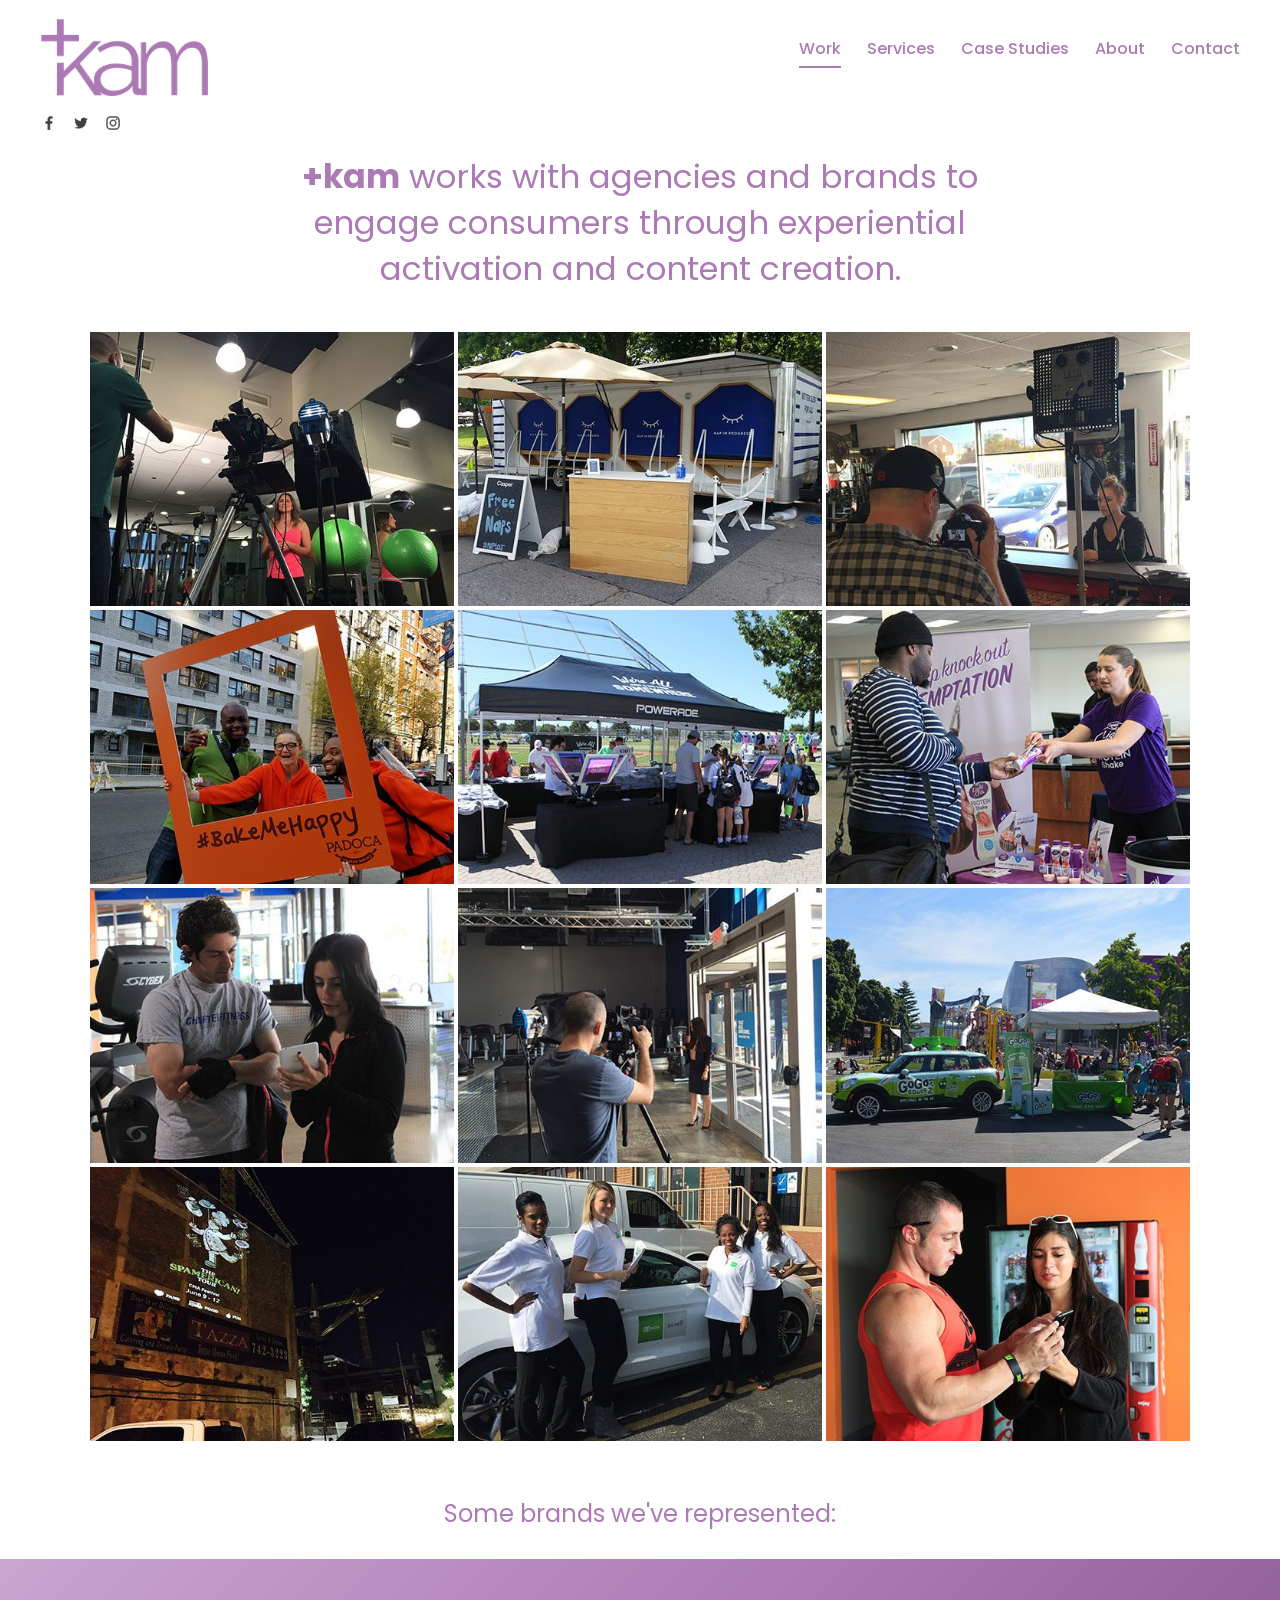
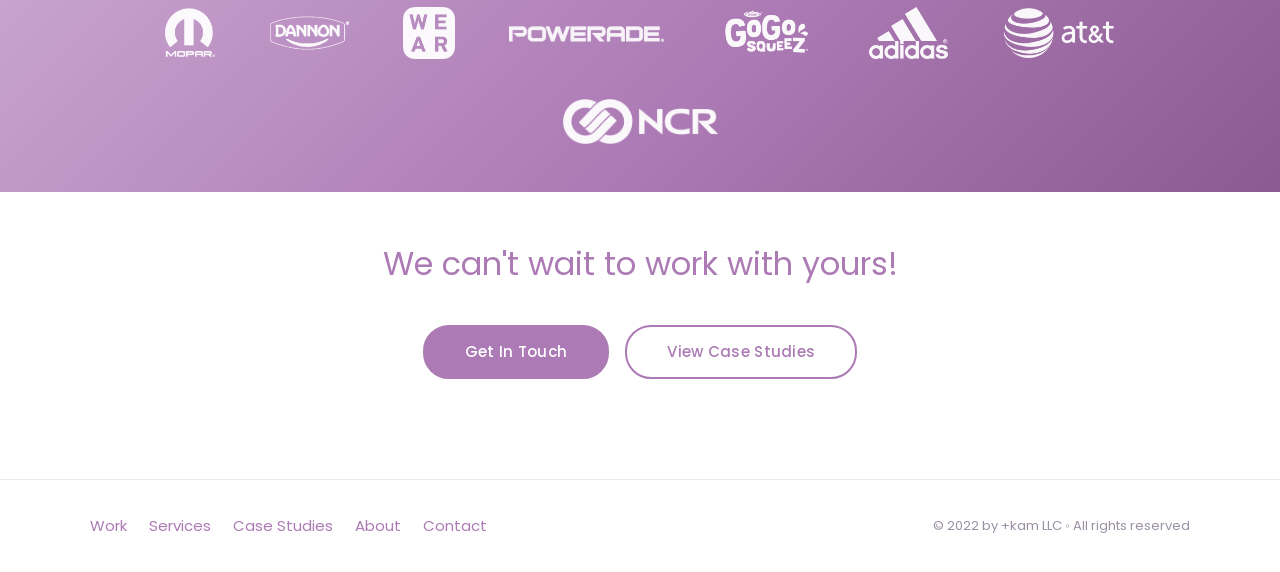
<file: index.html>
<!DOCTYPE html>
<html lang="en">
<head>
  <meta charset="UTF-8">
  <meta name="viewport" content="width=device-width, initial-scale=1">
  <title>+kam</title>
  <meta name="description" content="+kam works with agencies and brands to engage consumers through experiential activation, insights from feedback, and content creation.">
  <link rel="canonical" href="https://www.pluskam.com/">
  <meta property="og:title" content="+kam">
  <meta property="og:description" content="+kam works with agencies and brands to engage consumers through experiential activation, insights from feedback, and content creation.">
  <meta property="og:type" content="website">
  <meta property="og:url" content="https://www.pluskam.com">
  <link rel="preconnect" href="https://fonts.googleapis.com">
  <link rel="preconnect" href="https://fonts.gstatic.com" crossorigin>
  <link href="https://fonts.googleapis.com/css2?family=Poppins:wght@300;400;500;600;700&display=swap" rel="stylesheet">
  <link rel="stylesheet" href="css/style.css?v=3">
  <link rel="icon" href="favicon.ico" sizes="any">
  <link rel="icon" type="image/png" sizes="32x32" href="favicon-32.png">
  <link rel="apple-touch-icon" href="apple-touch-icon.png">
  <style>
    .mosaic{display:grid;grid-template-columns:repeat(3,1fr);gap:4px}
    .tile{position:relative;overflow:hidden;aspect-ratio:475/358;background:#eee}
    .tile img{position:absolute;inset:0;width:100%;height:100%;object-fit:cover;display:block}
    .tile .over{opacity:0;transition:opacity .35s ease}
    .tile:hover .over{opacity:1}
    @media(max-width:860px){.mosaic{grid-template-columns:repeat(2,1fr)}}
    .eyebrow{text-align:center;color:#ac7ab4;font-size:1.5rem;font-weight:400;margin:54px 0 0}
    .brands-band{margin-top:26px;padding:48px 40px;background:linear-gradient(135deg,#c9a5d0,#ac7ab4 55%,#8a5a91)}
    .brands{max-width:980px;margin:0 auto;display:flex;flex-wrap:wrap;align-items:center;justify-content:center;gap:40px 54px}
    .brands img{max-height:52px;max-width:155px;height:auto;width:auto;object-fit:contain;filter:brightness(0) invert(1);opacity:.95}
  </style>
</head>
<body>

  <header class="site-header">
    <div class="wrap">
      <a class="logo" href="index.html"><img src="images/logo.png" alt="+kam"></a>
      <button class="nav-toggle" aria-label="Toggle menu" onclick="document.getElementById('nav').classList.toggle('open')"><span></span><span></span><span></span></button>
      <nav class="nav" id="nav">
        <a href="index.html" class="active">Work</a>
        <a href="services.html">Services</a>
        <a href="casestudies.html">Case Studies</a>
        <a href="about.html">About</a>
        <a href="contact.html">Contact</a>
      </nav>
      <div class="socials">
        <a href="https://www.facebook.com/pluskam" target="_blank" rel="noopener"><img src="images/social-facebook.png" alt="Facebook"></a>
        <a href="https://www.twitter.com/pluskam" target="_blank" rel="noopener"><img src="images/social-twitter.png" alt="Twitter"></a>
        <a href="https://instagram.com/pluskam" target="_blank" rel="noopener"><img src="images/social-instagram.png" alt="Instagram"></a>
      </div>
    </div>
  </header>

  <section class="tagline">
    <h1><b>+kam</b> works with agencies and brands to engage consumers through experiential activation and content creation.</h1>
  </section>

  <section>
    <div class="wrap">
      <div class="mosaic">
        <div class="tile"><img loading="lazy" class="base" src="images/work-1a.jpg" alt="Content production"><img loading="lazy" class="over" src="images/work-1a-over.jpg" alt="Insights"></div>
        <div class="tile"><img loading="lazy" class="base" src="images/work-1b.jpg" alt="Sleep activation"><img loading="lazy" class="over" src="images/work-1b-over.jpg" alt="Activation"></div>
        <div class="tile"><img loading="lazy" class="base" src="images/work-1c.jpg" alt="Video shoot"><img loading="lazy" class="over" src="images/work-1c-over.jpg" alt="Content"></div>
        <div class="tile"><img loading="lazy" class="base" src="images/work-2a.jpg" alt="Street team activation"><img loading="lazy" class="over" src="images/work-2a-over.jpg" alt="Activation"></div>
        <div class="tile"><img loading="lazy" class="base" src="images/work-2b.jpg" alt="Powerade activation"><img loading="lazy" class="over" src="images/work-2b-over.jpg" alt="Activation"></div>
        <div class="tile"><img loading="lazy" class="base" src="images/work-2c.jpg" alt="Product sampling"><img loading="lazy" class="over" src="images/work-2c-over.jpg" alt="Activation"></div>
        <div class="tile"><img loading="lazy" class="base" src="images/work-3a.jpg" alt="Feedback and insights"><img loading="lazy" class="over" src="images/work-3a-over.jpg" alt="Insights"></div>
        <div class="tile"><img loading="lazy" class="base" src="images/work-3b.jpg" alt="Video production"><img loading="lazy" class="over" src="images/work-3b-over.jpg" alt="Content"></div>
        <div class="tile"><img loading="lazy" class="base" src="images/work-3c.jpg" alt="GoGo Squeez tour"><img loading="lazy" class="over" src="images/work-3c-over.jpg" alt="Activation"></div>
        <div class="tile"><img loading="lazy" class="base" src="images/work-4a.jpg" alt="Out-of-home network"><img loading="lazy" class="over" src="images/work-4a-over.jpg" alt="Activation"></div>
        <div class="tile"><img loading="lazy" class="base" src="images/work-4b.jpg" alt="Brand ambassadors"><img loading="lazy" class="over" src="images/work-4b-over.jpg" alt="Activation"></div>
        <div class="tile"><img loading="lazy" class="base" src="images/work-4c.jpg" alt="In-person surveys"><img loading="lazy" class="over" src="images/work-4c-over.jpg" alt="Insights"></div>
      </div>
    </div>
  </section>

  <p class="eyebrow">Some brands we've represented:</p>
  <section class="brands-band">
    <div class="brands">
      <img loading="lazy" src="images/logo-mopar.png" alt="Mopar">
      <img loading="lazy" src="images/logo-dannon.png" alt="Dannon">
      <img loading="lazy" src="images/logo-wear.png" alt="WE AR">
      <img loading="lazy" src="images/logo-powerade.png" alt="Powerade">
      <img loading="lazy" src="images/logo-gogo.png" alt="GoGo Squeez">
      <img loading="lazy" src="images/logo-adidas.png" alt="adidas">
      <img loading="lazy" src="images/logo-att.png" alt="AT&amp;T">
      <img loading="lazy" src="images/logo-ncr.png" alt="NCR">
    </div>
  </section>

  <section class="cta-block">
    <div class="wrap">
      <h2><a href="contact.html">We can't wait to work with yours!</a></h2>
      <div class="cta-row">
        <a class="btn" href="contact.html">Get In Touch</a>
        <a class="btn ghost" href="casestudies.html">View Case Studies</a>
      </div>
    </div>
  </section>

  <footer class="site-footer">
    <div class="wrap">
      <nav class="footer-nav">
        <a href="index.html">Work</a>
        <a href="services.html">Services</a>
        <a href="casestudies.html">Case Studies</a>
        <a href="about.html">About</a>
        <a href="contact.html">Contact</a>
      </nav>
      <div class="copyright">&copy; 2022 by +kam LLC &#9702; All rights reserved</div>
    </div>
  </footer>

</body>
</html>
</file>
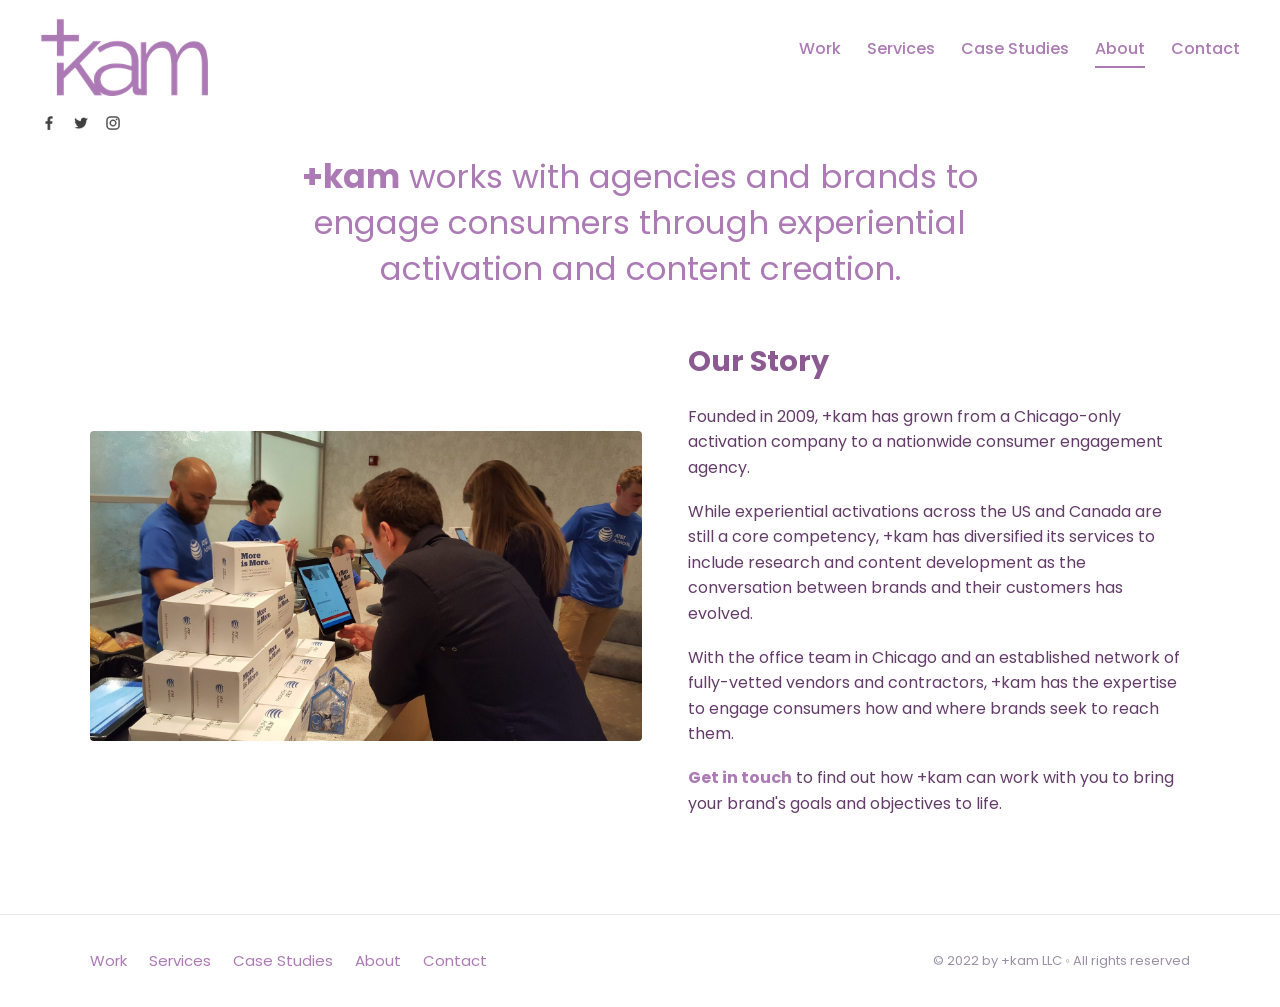
<file: about.html>
<!DOCTYPE html>
<html lang="en">
<head>
  <meta charset="UTF-8">
  <meta name="viewport" content="width=device-width, initial-scale=1">
  <title>About | +kam</title>
  <meta name="description" content="Founded in 2009, +kam has grown from a Chicago-only activation company to a nationwide consumer engagement agency.">
  <link rel="canonical" href="https://www.pluskam.com/about">
  <link rel="preconnect" href="https://fonts.googleapis.com">
  <link rel="preconnect" href="https://fonts.gstatic.com" crossorigin>
  <link href="https://fonts.googleapis.com/css2?family=Poppins:wght@300;400;500;600;700&display=swap" rel="stylesheet">
  <link rel="stylesheet" href="css/style.css?v=3">
  <link rel="icon" href="favicon.ico" sizes="any">
  <link rel="icon" type="image/png" sizes="32x32" href="favicon-32.png">
  <link rel="apple-touch-icon" href="apple-touch-icon.png">
</head>
<body>

  <header class="site-header">
    <div class="wrap">
      <a class="logo" href="index.html"><img src="images/logo.png" alt="+kam"></a>
      <button class="nav-toggle" aria-label="Toggle menu" onclick="document.getElementById('nav').classList.toggle('open')"><span></span><span></span><span></span></button>
      <nav class="nav" id="nav">
        <a href="index.html">Work</a>
        <a href="services.html">Services</a>
        <a href="casestudies.html">Case Studies</a>
        <a href="about.html" class="active">About</a>
        <a href="contact.html">Contact</a>
      </nav>
      <div class="socials">
        <a href="https://www.facebook.com/pluskam" target="_blank" rel="noopener"><img src="images/social-facebook.png" alt="Facebook"></a>
        <a href="https://www.twitter.com/pluskam" target="_blank" rel="noopener"><img src="images/social-twitter.png" alt="Twitter"></a>
        <a href="https://instagram.com/pluskam" target="_blank" rel="noopener"><img src="images/social-instagram.png" alt="Instagram"></a>
      </div>
    </div>
  </header>

  <section class="tagline small">
    <h1><b>+kam</b> works with agencies and brands to engage consumers through experiential activation and content creation.</h1>
  </section>

  <section>
    <div class="wrap">
      <div class="about-grid">
        <img loading="lazy" src="images/about.jpg" alt="+kam activation">
        <div class="about-copy">
          <h2>Our Story</h2>
          <p>Founded in 2009, +kam has grown from a Chicago-only activation company to a nationwide consumer engagement agency.</p>
          <p>While experiential activations across the US and Canada are still a core competency, +kam has diversified its services to include research and content development as the conversation between brands and their customers has evolved.</p>
          <p>With the office team in Chicago and an established network of fully-vetted vendors and contractors, +kam has the expertise to engage consumers how and where brands seek to reach them.</p>
          <p><a href="contact.html"><strong>Get in touch</strong></a> to find out how +kam can work with you to bring your brand's goals and objectives to life.</p>
        </div>
      </div>
    </div>
  </section>

  <footer class="site-footer">
    <div class="wrap">
      <nav class="footer-nav">
        <a href="index.html">Work</a>
        <a href="services.html">Services</a>
        <a href="casestudies.html">Case Studies</a>
        <a href="about.html">About</a>
        <a href="contact.html">Contact</a>
      </nav>
      <div class="copyright">&copy; 2022 by +kam LLC &#9702; All rights reserved</div>
    </div>
  </footer>

</body>
</html>
</file>
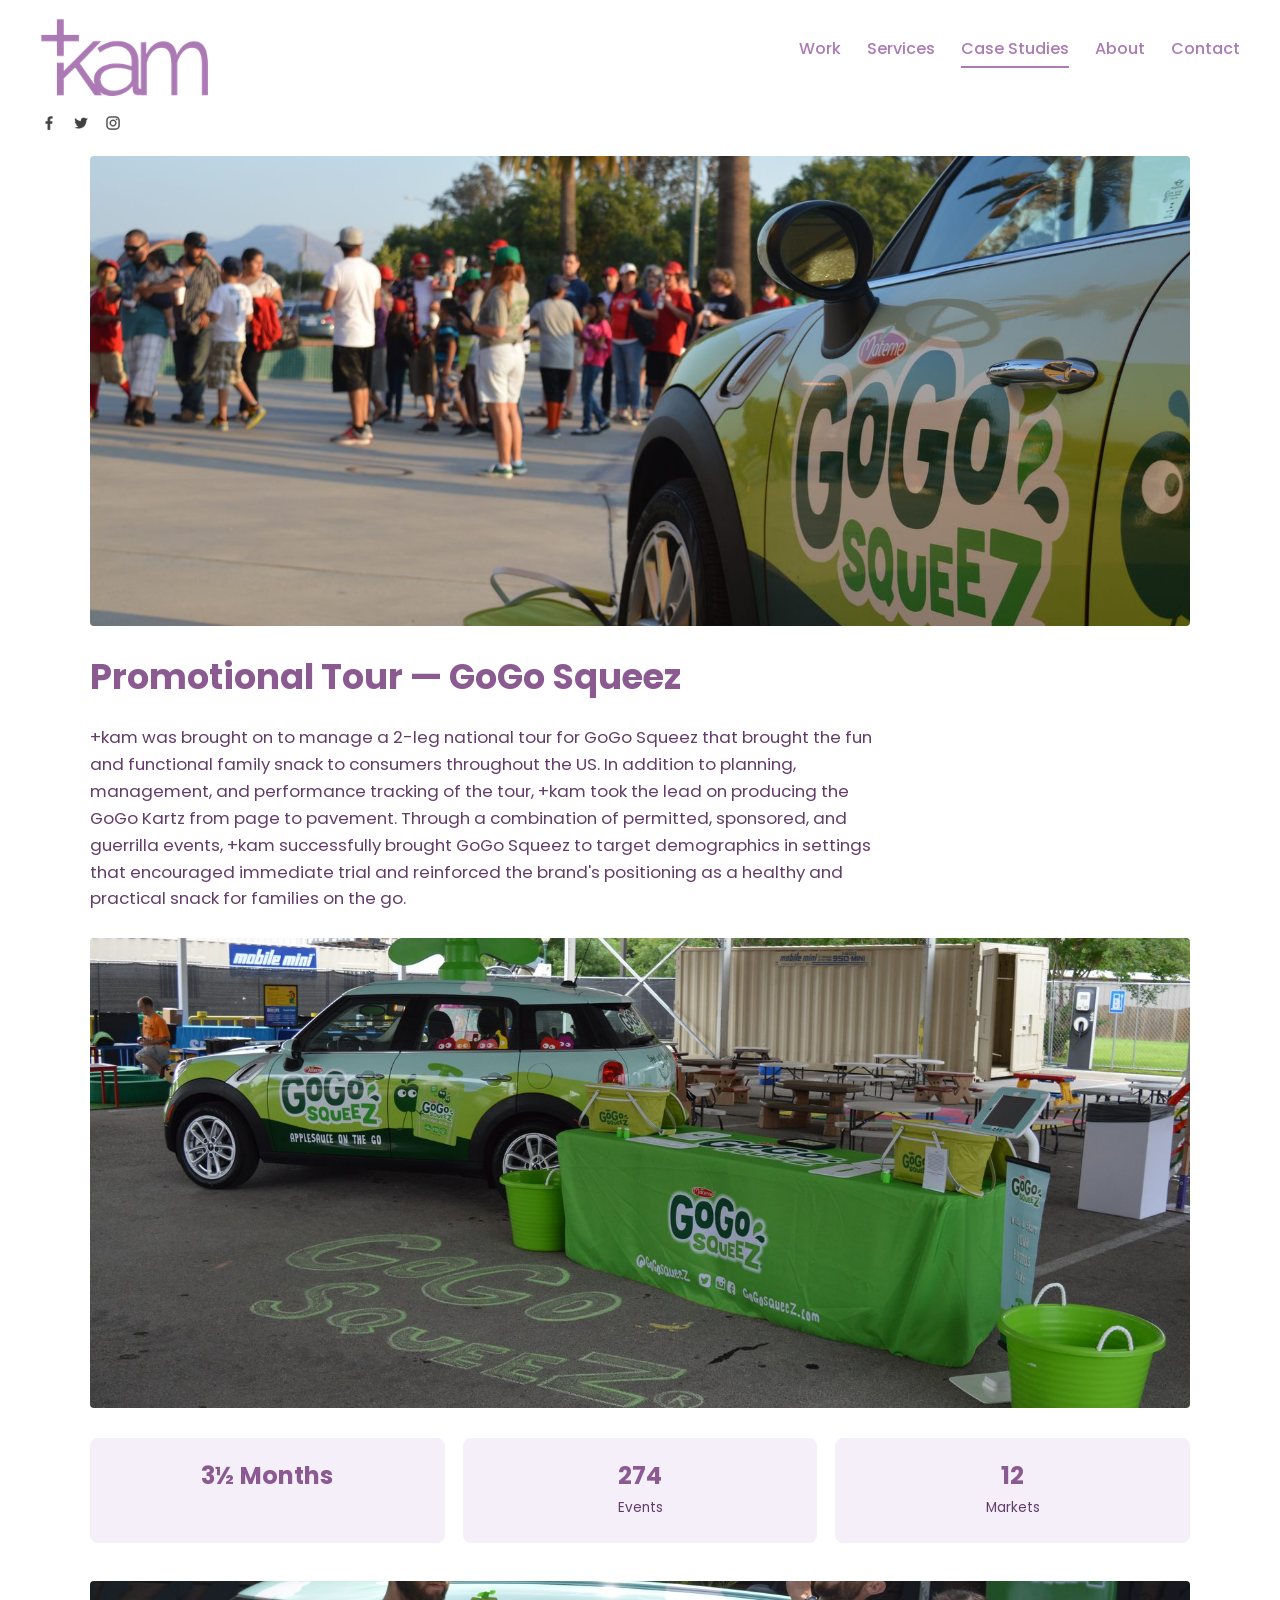
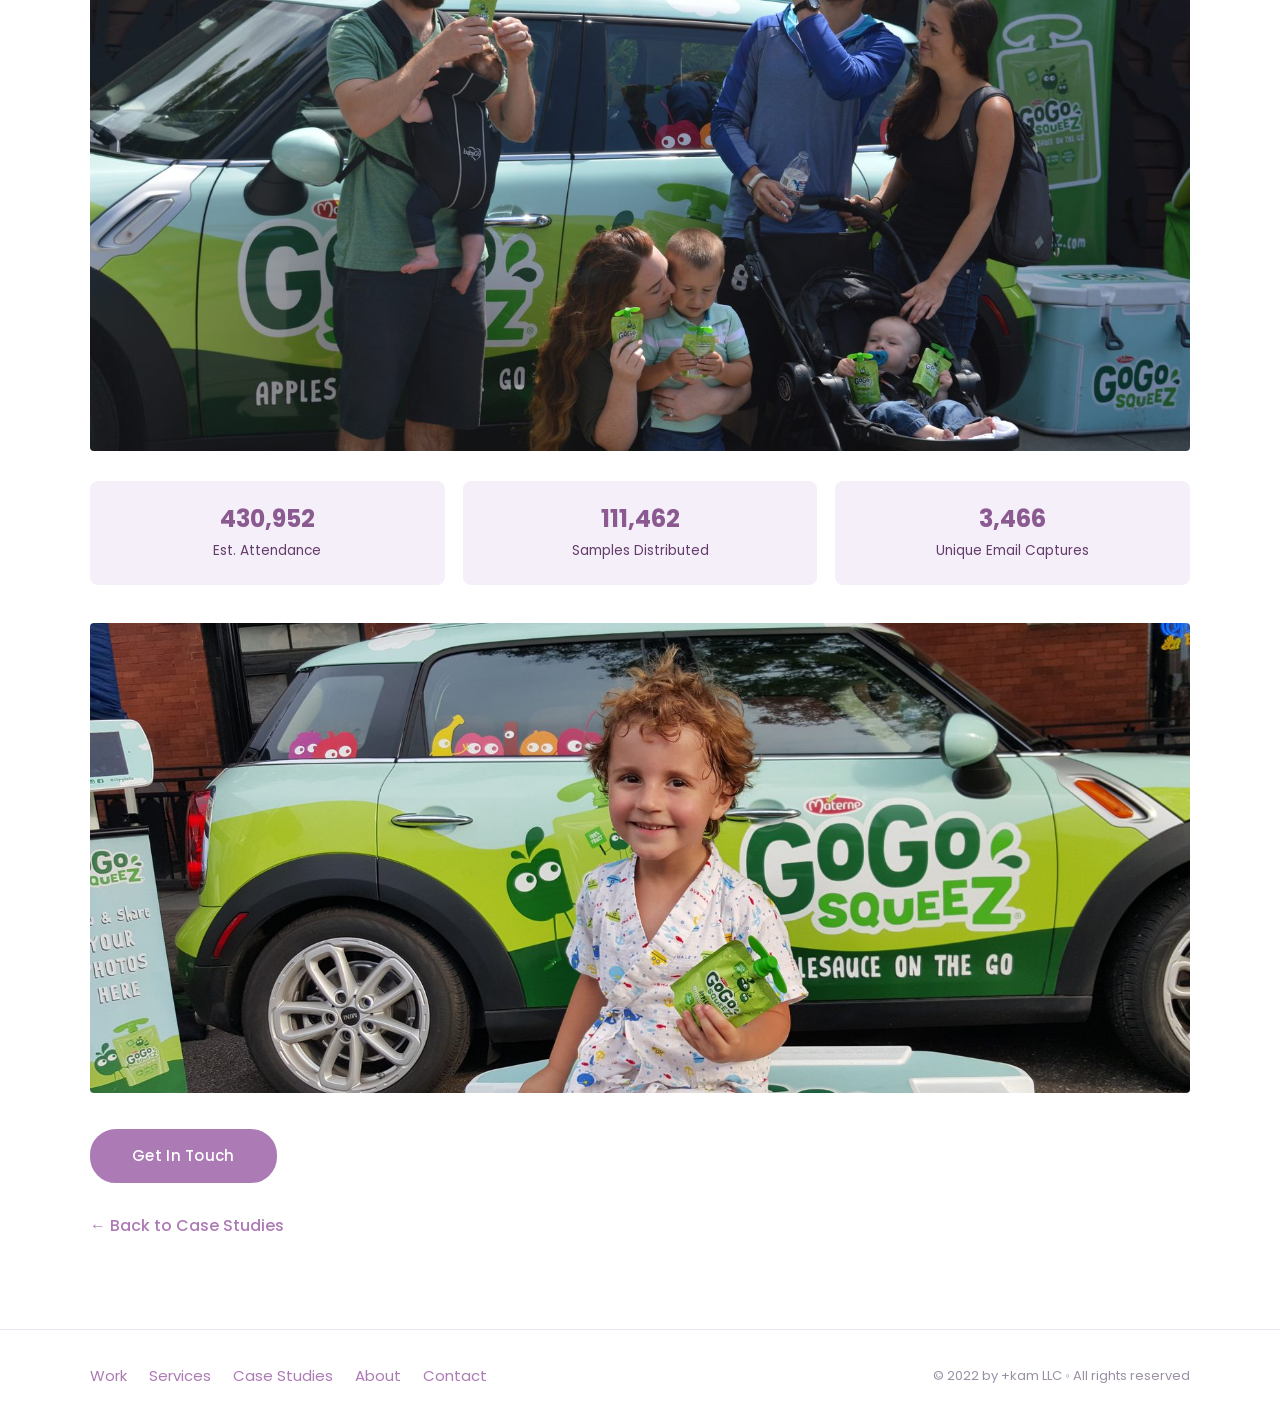
<file: casestudies-gogosqueez.html>
<!DOCTYPE html>
<html lang="en">
<head>
  <meta charset="UTF-8">
  <meta name="viewport" content="width=device-width, initial-scale=1">
  <title>Case Study &mdash; GoGo Squeez | +kam</title>
  <meta name="description" content="+kam managed a 2-leg national promotional tour for GoGo Squeez across 12 markets.">
  <link rel="canonical" href="https://www.pluskam.com/casestudies-gogosqueez">
  <link rel="preconnect" href="https://fonts.googleapis.com">
  <link rel="preconnect" href="https://fonts.gstatic.com" crossorigin>
  <link href="https://fonts.googleapis.com/css2?family=Poppins:wght@300;400;500;600;700&display=swap" rel="stylesheet">
  <link rel="stylesheet" href="css/style.css?v=3">
  <link rel="icon" href="favicon.ico" sizes="any">
  <link rel="icon" type="image/png" sizes="32x32" href="favicon-32.png">
  <link rel="apple-touch-icon" href="apple-touch-icon.png">
</head>
<body>

  <header class="site-header">
    <div class="wrap">
      <a class="logo" href="index.html"><img src="images/logo.png" alt="+kam"></a>
      <button class="nav-toggle" aria-label="Toggle menu" onclick="document.getElementById('nav').classList.toggle('open')"><span></span><span></span><span></span></button>
      <nav class="nav" id="nav">
        <a href="index.html">Work</a>
        <a href="services.html">Services</a>
        <a href="casestudies.html" class="active">Case Studies</a>
        <a href="about.html">About</a>
        <a href="contact.html">Contact</a>
      </nav>
      <div class="socials">
        <a href="https://www.facebook.com/pluskam" target="_blank" rel="noopener"><img src="images/social-facebook.png" alt="Facebook"></a>
        <a href="https://www.twitter.com/pluskam" target="_blank" rel="noopener"><img src="images/social-twitter.png" alt="Twitter"></a>
        <a href="https://instagram.com/pluskam" target="_blank" rel="noopener"><img src="images/social-instagram.png" alt="Instagram"></a>
      </div>
    </div>
  </header>

  <section class="case">
    <div class="wrap">
      <figure class="case-figure">
        <img loading="lazy" src="images/gogosqueez-1.jpg" alt="GoGo Squeez promotional tour">
      </figure>

      <h2>Promotional Tour &mdash; GoGo Squeez</h2>

      <p>+kam was brought on to manage a 2-leg national tour for GoGo Squeez that brought the fun and functional family snack to consumers throughout the US. In addition to planning, management, and performance tracking of the tour, +kam took the lead on producing the GoGo Kartz from page to pavement. Through a combination of permitted, sponsored, and guerrilla events, +kam successfully brought GoGo Squeez to target demographics in settings that encouraged immediate trial and reinforced the brand's positioning as a healthy and practical snack for families on the go.</p>

      <figure class="case-figure">
        <img loading="lazy" src="images/gogosqueez-2.jpg" alt="GoGo Kartz on tour">
      </figure>

      <div class="stats">
        <div class="stat"><div class="num">3&frac12; Months</div></div>
        <div class="stat"><div class="num">274</div><div class="lbl">Events</div></div>
        <div class="stat"><div class="num">12</div><div class="lbl">Markets</div></div>
      </div>

      <figure class="case-figure">
        <img loading="lazy" src="images/gogosqueez-3.jpg" alt="GoGo Squeez sampling event">
      </figure>

      <div class="stats">
        <div class="stat"><div class="num">430,952</div><div class="lbl">Est. Attendance</div></div>
        <div class="stat"><div class="num">111,462</div><div class="lbl">Samples Distributed</div></div>
        <div class="stat"><div class="num">3,466</div><div class="lbl">Unique Email Captures</div></div>
      </div>

      <figure class="case-figure">
        <img loading="lazy" src="images/gogosqueez-4.jpg" alt="GoGo Squeez activation">
      </figure>

      <div class="cta-row" style="justify-content:flex-start;padding-bottom:10px;">
        <a class="btn" href="contact.html">Get In Touch</a>
      </div>
      <a class="back-link" href="casestudies.html">Back to Case Studies</a>
    </div>
  </section>

  <footer class="site-footer">
    <div class="wrap">
      <nav class="footer-nav">
        <a href="index.html">Work</a>
        <a href="services.html">Services</a>
        <a href="casestudies.html">Case Studies</a>
        <a href="about.html">About</a>
        <a href="contact.html">Contact</a>
      </nav>
      <div class="copyright">&copy; 2022 by +kam LLC &#9702; All rights reserved</div>
    </div>
  </footer>

</body>
</html>
</file>
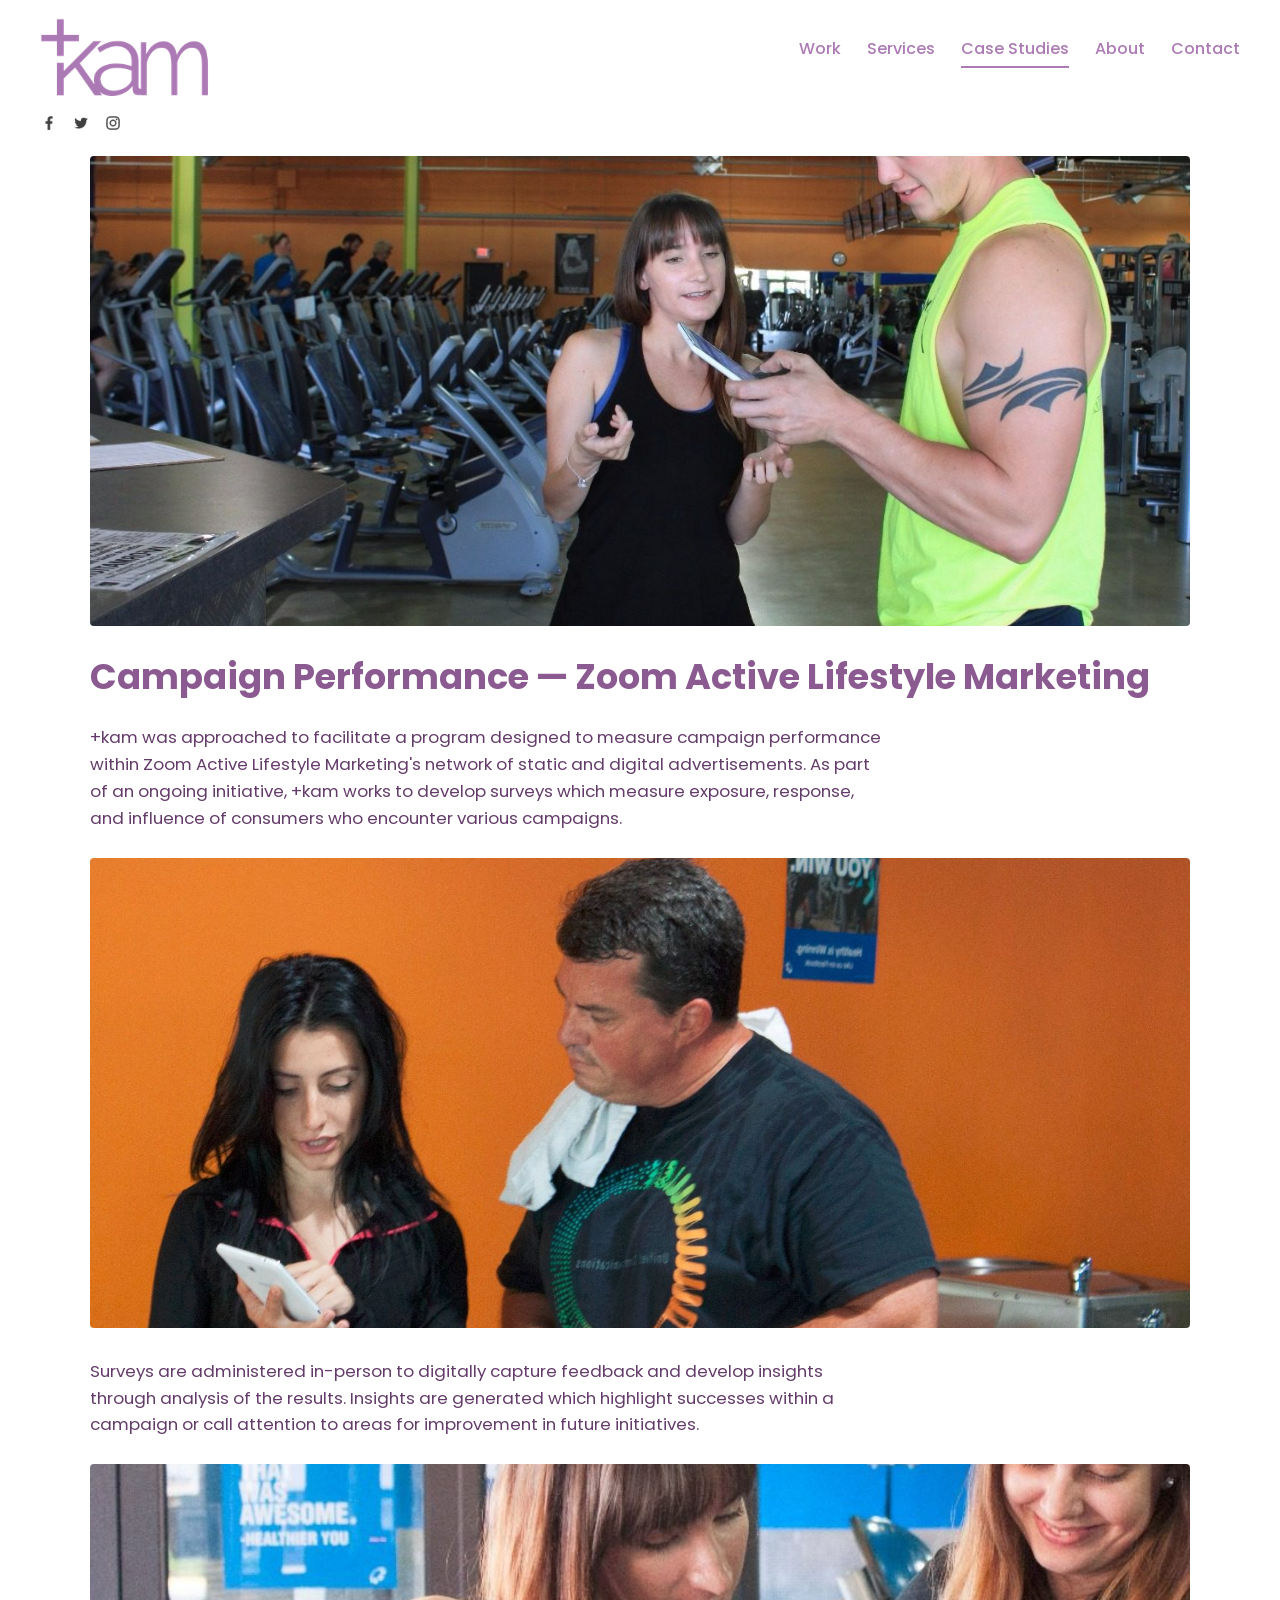
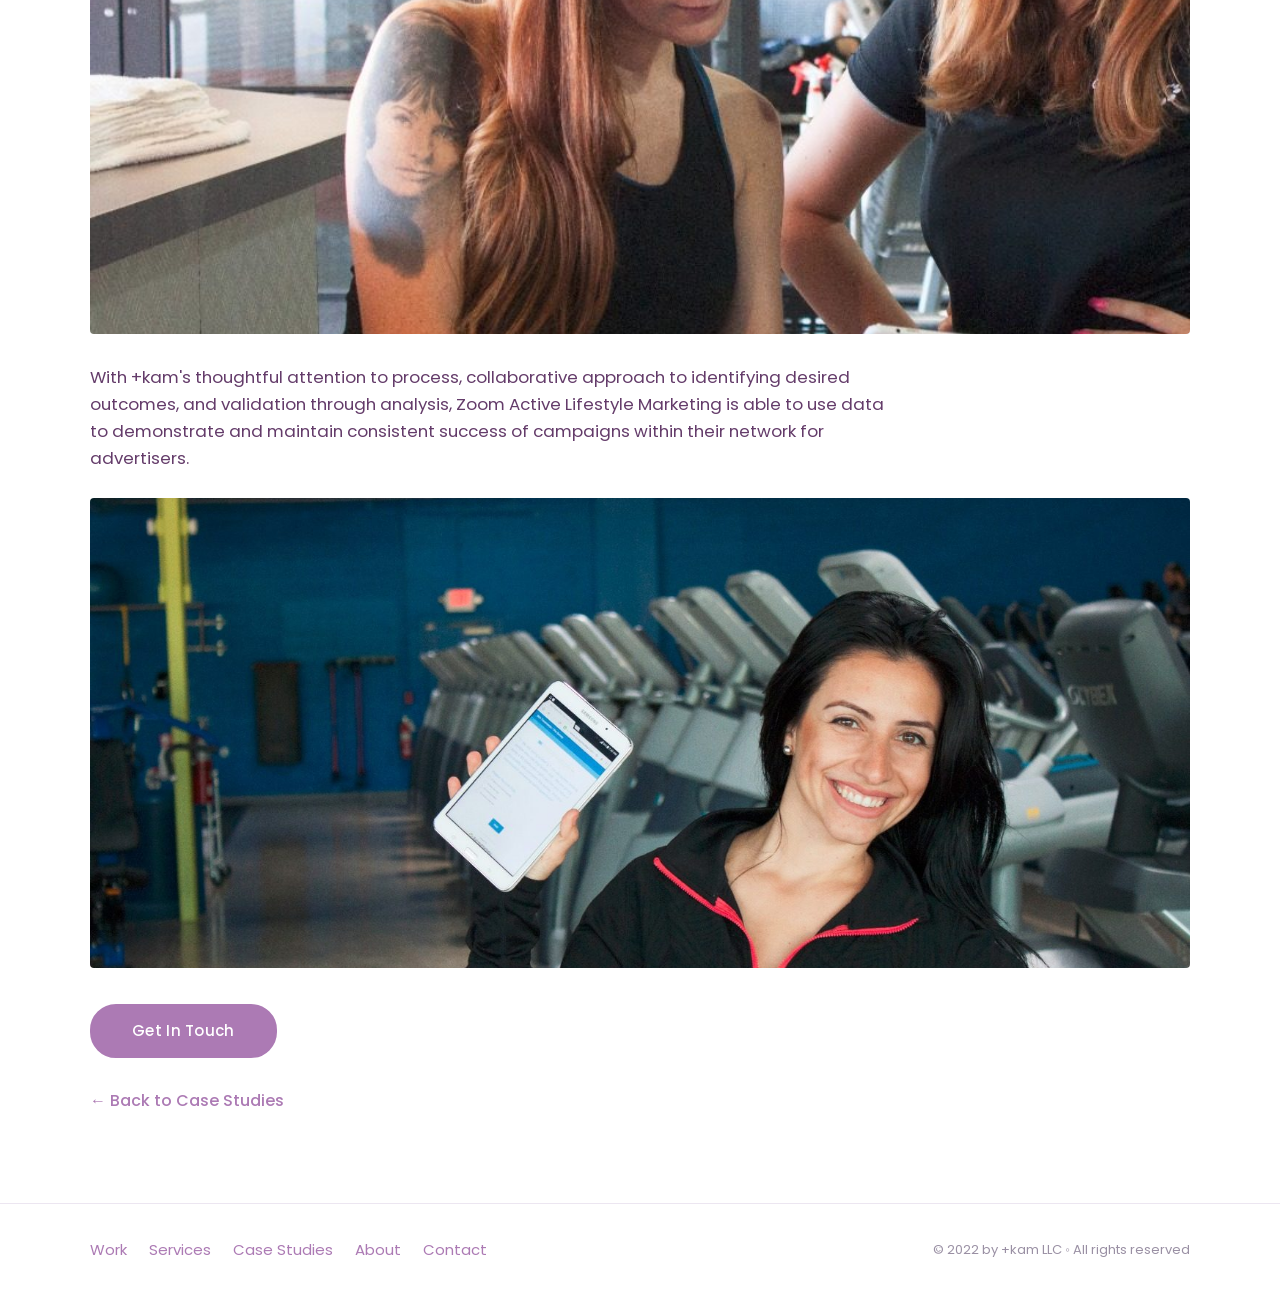
<file: casestudies-networkperformance.html>
<!DOCTYPE html>
<html lang="en">
<head>
  <meta charset="UTF-8">
  <meta name="viewport" content="width=device-width, initial-scale=1">
  <title>Case Study &mdash; Network Performance | +kam</title>
  <meta name="description" content="+kam develops surveys and insights to measure campaign performance for Zoom Active Lifestyle Marketing.">
  <link rel="canonical" href="https://www.pluskam.com/casestudies-networkperformance">
  <link rel="preconnect" href="https://fonts.googleapis.com">
  <link rel="preconnect" href="https://fonts.gstatic.com" crossorigin>
  <link href="https://fonts.googleapis.com/css2?family=Poppins:wght@300;400;500;600;700&display=swap" rel="stylesheet">
  <link rel="stylesheet" href="css/style.css?v=3">
  <link rel="icon" href="favicon.ico" sizes="any">
  <link rel="icon" type="image/png" sizes="32x32" href="favicon-32.png">
  <link rel="apple-touch-icon" href="apple-touch-icon.png">
</head>
<body>

  <header class="site-header">
    <div class="wrap">
      <a class="logo" href="index.html"><img src="images/logo.png" alt="+kam"></a>
      <button class="nav-toggle" aria-label="Toggle menu" onclick="document.getElementById('nav').classList.toggle('open')"><span></span><span></span><span></span></button>
      <nav class="nav" id="nav">
        <a href="index.html">Work</a>
        <a href="services.html">Services</a>
        <a href="casestudies.html" class="active">Case Studies</a>
        <a href="about.html">About</a>
        <a href="contact.html">Contact</a>
      </nav>
      <div class="socials">
        <a href="https://www.facebook.com/pluskam" target="_blank" rel="noopener"><img src="images/social-facebook.png" alt="Facebook"></a>
        <a href="https://www.twitter.com/pluskam" target="_blank" rel="noopener"><img src="images/social-twitter.png" alt="Twitter"></a>
        <a href="https://instagram.com/pluskam" target="_blank" rel="noopener"><img src="images/social-instagram.png" alt="Instagram"></a>
      </div>
    </div>
  </header>

  <section class="case">
    <div class="wrap">
      <figure class="case-figure">
        <img loading="lazy" src="images/zoom-1.jpg" alt="Campaign performance surveying">
      </figure>

      <h2>Campaign Performance &mdash; Zoom Active Lifestyle Marketing</h2>

      <p>+kam was approached to facilitate a program designed to measure campaign performance within Zoom Active Lifestyle Marketing's network of static and digital advertisements. As part of an ongoing initiative, +kam works to develop surveys which measure exposure, response, and influence of consumers who encounter various campaigns.</p>

      <figure class="case-figure">
        <img loading="lazy" src="images/zoom-2.jpg" alt="In-person survey capture">
      </figure>

      <p>Surveys are administered in-person to digitally capture feedback and develop insights through analysis of the results. Insights are generated which highlight successes within a campaign or call attention to areas for improvement in future initiatives.</p>

      <figure class="case-figure">
        <img loading="lazy" src="images/zoom-3.jpg" alt="Data analysis">
      </figure>

      <p>With +kam's thoughtful attention to process, collaborative approach to identifying desired outcomes, and validation through analysis, Zoom Active Lifestyle Marketing is able to use data to demonstrate and maintain consistent success of campaigns within their network for advertisers.</p>

      <figure class="case-figure">
        <img loading="lazy" src="images/zoom-4.jpg" alt="Zoom Active Lifestyle Marketing network">
      </figure>

      <div class="cta-row" style="justify-content:flex-start;padding-bottom:10px;">
        <a class="btn" href="contact.html">Get In Touch</a>
      </div>
      <a class="back-link" href="casestudies.html">Back to Case Studies</a>
    </div>
  </section>

  <footer class="site-footer">
    <div class="wrap">
      <nav class="footer-nav">
        <a href="index.html">Work</a>
        <a href="services.html">Services</a>
        <a href="casestudies.html">Case Studies</a>
        <a href="about.html">About</a>
        <a href="contact.html">Contact</a>
      </nav>
      <div class="copyright">&copy; 2022 by +kam LLC &#9702; All rights reserved</div>
    </div>
  </footer>

</body>
</html>
</file>
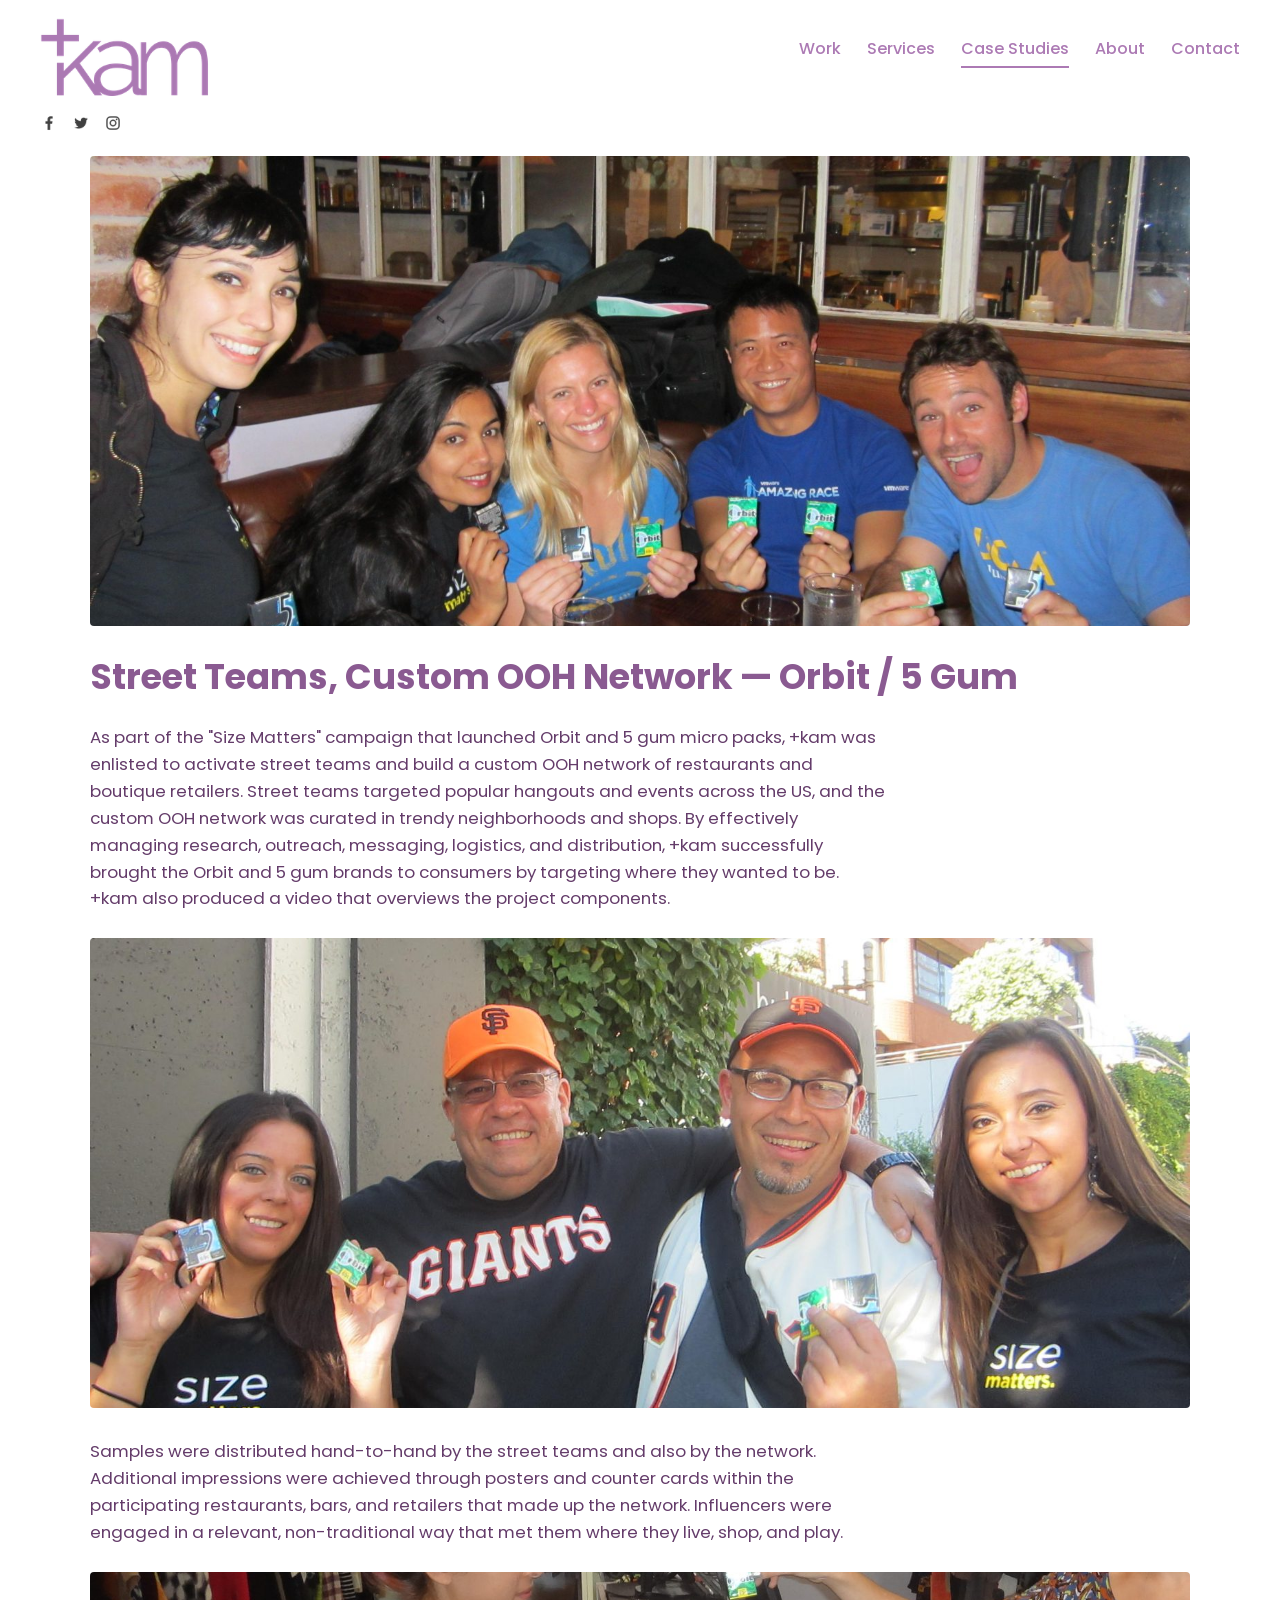
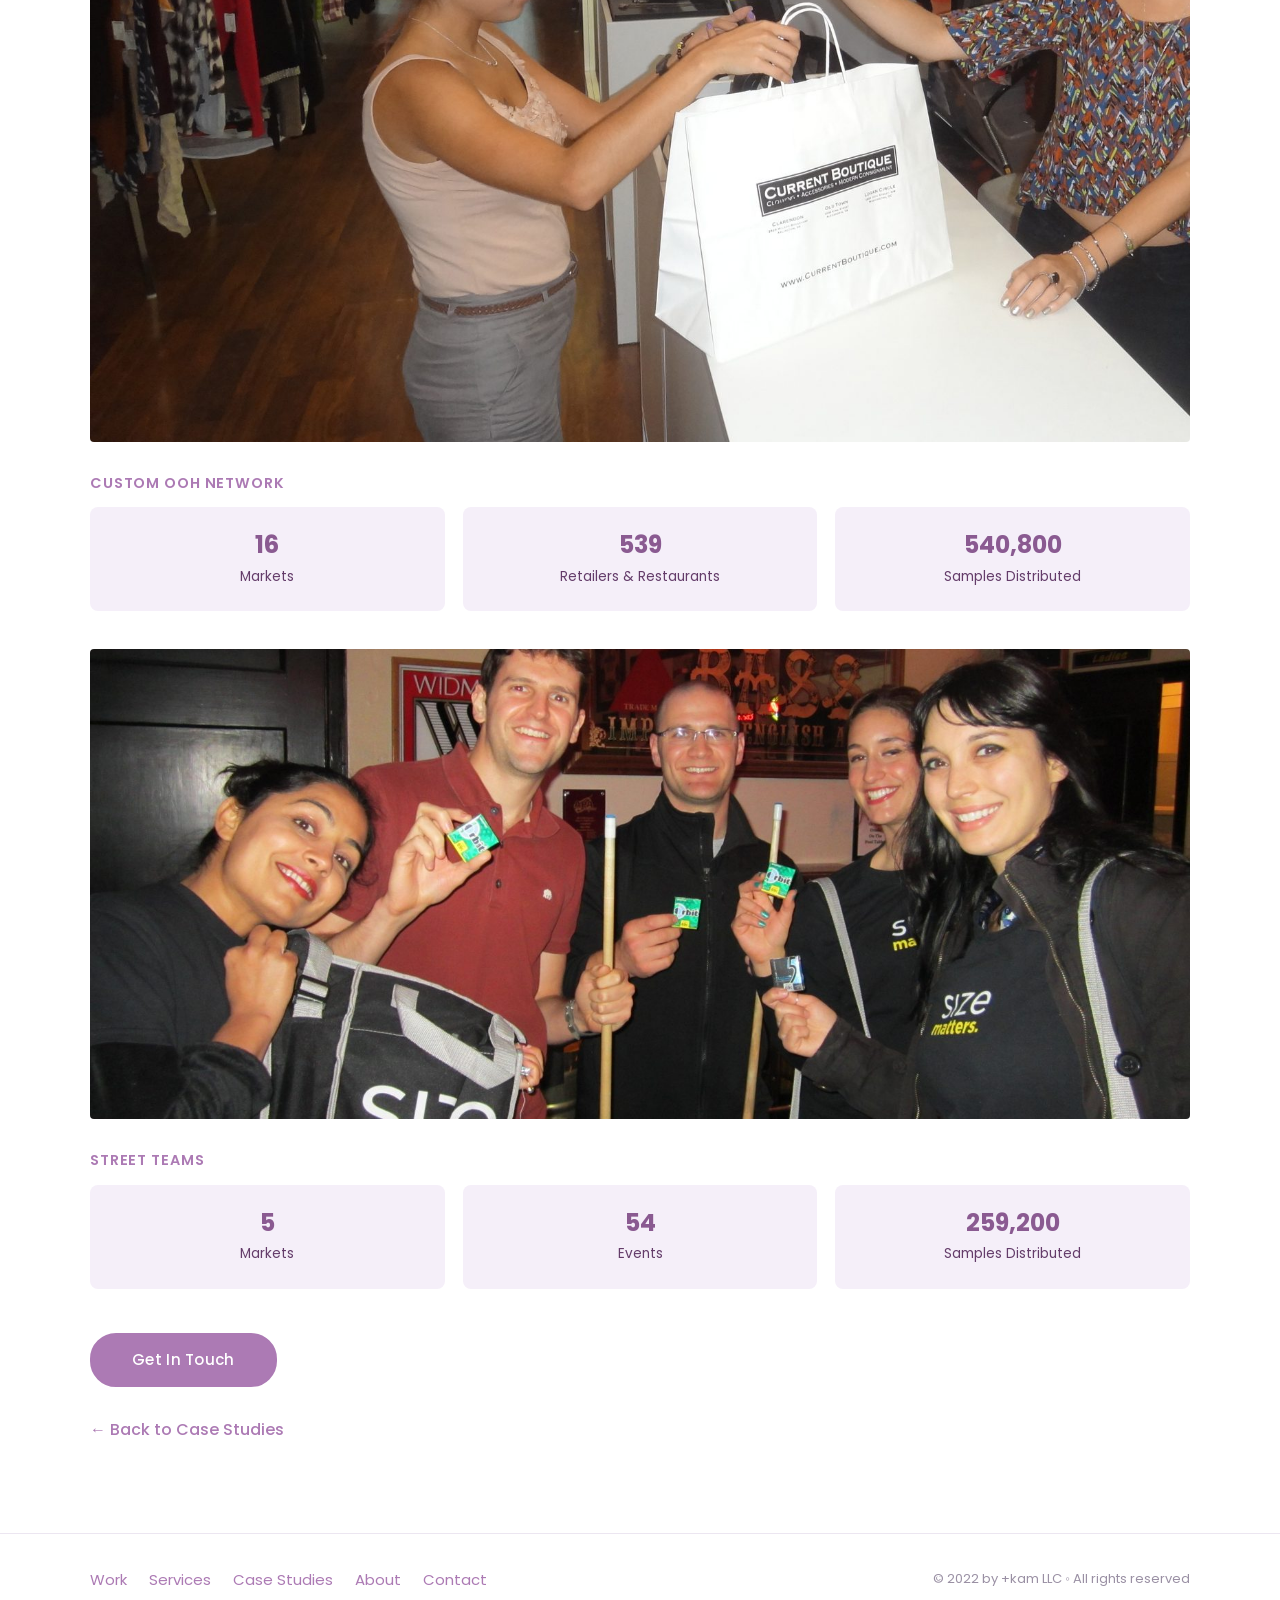
<file: casestudies-orbit5gum.html>
<!DOCTYPE html>
<html lang="en">
<head>
  <meta charset="UTF-8">
  <meta name="viewport" content="width=device-width, initial-scale=1">
  <title>Case Study &mdash; Orbit / 5 Gum | +kam</title>
  <meta name="description" content="+kam activated street teams and built a custom OOH network for the Orbit and 5 gum &quot;Size Matters&quot; campaign.">
  <link rel="canonical" href="https://www.pluskam.com/casestudies-orbit5gum">
  <link rel="preconnect" href="https://fonts.googleapis.com">
  <link rel="preconnect" href="https://fonts.gstatic.com" crossorigin>
  <link href="https://fonts.googleapis.com/css2?family=Poppins:wght@300;400;500;600;700&display=swap" rel="stylesheet">
  <link rel="stylesheet" href="css/style.css?v=3">
  <link rel="icon" href="favicon.ico" sizes="any">
  <link rel="icon" type="image/png" sizes="32x32" href="favicon-32.png">
  <link rel="apple-touch-icon" href="apple-touch-icon.png">
</head>
<body>

  <header class="site-header">
    <div class="wrap">
      <a class="logo" href="index.html"><img src="images/logo.png" alt="+kam"></a>
      <button class="nav-toggle" aria-label="Toggle menu" onclick="document.getElementById('nav').classList.toggle('open')"><span></span><span></span><span></span></button>
      <nav class="nav" id="nav">
        <a href="index.html">Work</a>
        <a href="services.html">Services</a>
        <a href="casestudies.html" class="active">Case Studies</a>
        <a href="about.html">About</a>
        <a href="contact.html">Contact</a>
      </nav>
      <div class="socials">
        <a href="https://www.facebook.com/pluskam" target="_blank" rel="noopener"><img src="images/social-facebook.png" alt="Facebook"></a>
        <a href="https://www.twitter.com/pluskam" target="_blank" rel="noopener"><img src="images/social-twitter.png" alt="Twitter"></a>
        <a href="https://instagram.com/pluskam" target="_blank" rel="noopener"><img src="images/social-instagram.png" alt="Instagram"></a>
      </div>
    </div>
  </header>

  <section class="case">
    <div class="wrap">
      <figure class="case-figure">
        <img loading="lazy" src="images/orbit-1.jpg" alt="Orbit / 5 Gum street team">
      </figure>

      <h2>Street Teams, Custom OOH Network &mdash; Orbit / 5 Gum</h2>

      <p>As part of the "Size Matters" campaign that launched Orbit and 5 gum micro packs, +kam was enlisted to activate street teams and build a custom OOH network of restaurants and boutique retailers. Street teams targeted popular hangouts and events across the US, and the custom OOH network was curated in trendy neighborhoods and shops. By effectively managing research, outreach, messaging, logistics, and distribution, +kam successfully brought the Orbit and 5 gum brands to consumers by targeting where they wanted to be. +kam also produced a video that overviews the project components.</p>

      <figure class="case-figure">
        <img loading="lazy" src="images/orbit-2.jpg" alt="Street team sampling">
      </figure>

      <p>Samples were distributed hand-to-hand by the street teams and also by the network. Additional impressions were achieved through posters and counter cards within the participating restaurants, bars, and retailers that made up the network. Influencers were engaged in a relevant, non-traditional way that met them where they live, shop, and play.</p>

      <figure class="case-figure">
        <img loading="lazy" src="images/orbit-3.jpg" alt="Custom OOH network placement">
      </figure>

      <div class="stat-group-title">Custom OOH Network</div>
      <div class="stats">
        <div class="stat"><div class="num">16</div><div class="lbl">Markets</div></div>
        <div class="stat"><div class="num">539</div><div class="lbl">Retailers &amp; Restaurants</div></div>
        <div class="stat"><div class="num">540,800</div><div class="lbl">Samples Distributed</div></div>
      </div>

      <figure class="case-figure">
        <img loading="lazy" src="images/orbit-4.jpg" alt="Street team event">
      </figure>

      <div class="stat-group-title">Street Teams</div>
      <div class="stats">
        <div class="stat"><div class="num">5</div><div class="lbl">Markets</div></div>
        <div class="stat"><div class="num">54</div><div class="lbl">Events</div></div>
        <div class="stat"><div class="num">259,200</div><div class="lbl">Samples Distributed</div></div>
      </div>

      <div class="cta-row" style="justify-content:flex-start;padding-bottom:10px;">
        <a class="btn" href="contact.html">Get In Touch</a>
      </div>
      <a class="back-link" href="casestudies.html">Back to Case Studies</a>
    </div>
  </section>

  <footer class="site-footer">
    <div class="wrap">
      <nav class="footer-nav">
        <a href="index.html">Work</a>
        <a href="services.html">Services</a>
        <a href="casestudies.html">Case Studies</a>
        <a href="about.html">About</a>
        <a href="contact.html">Contact</a>
      </nav>
      <div class="copyright">&copy; 2022 by +kam LLC &#9702; All rights reserved</div>
    </div>
  </footer>

</body>
</html>
</file>
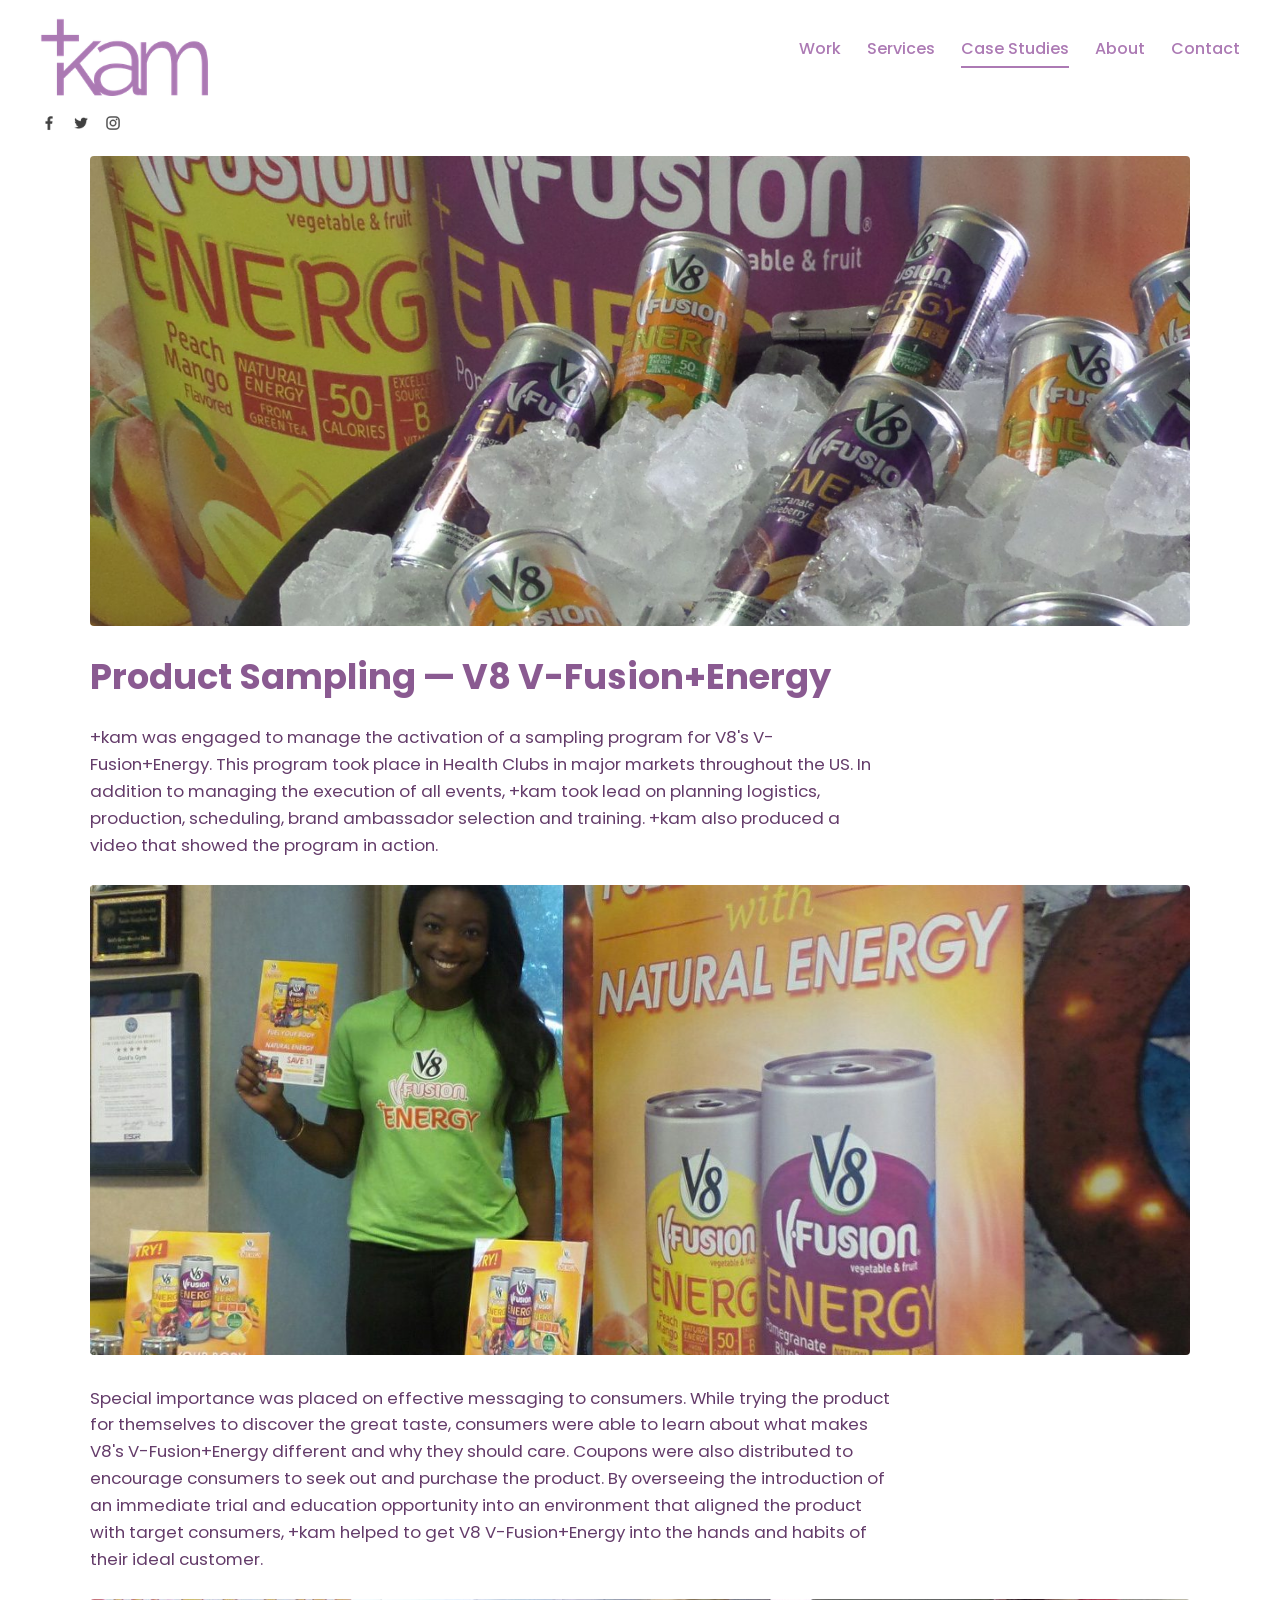
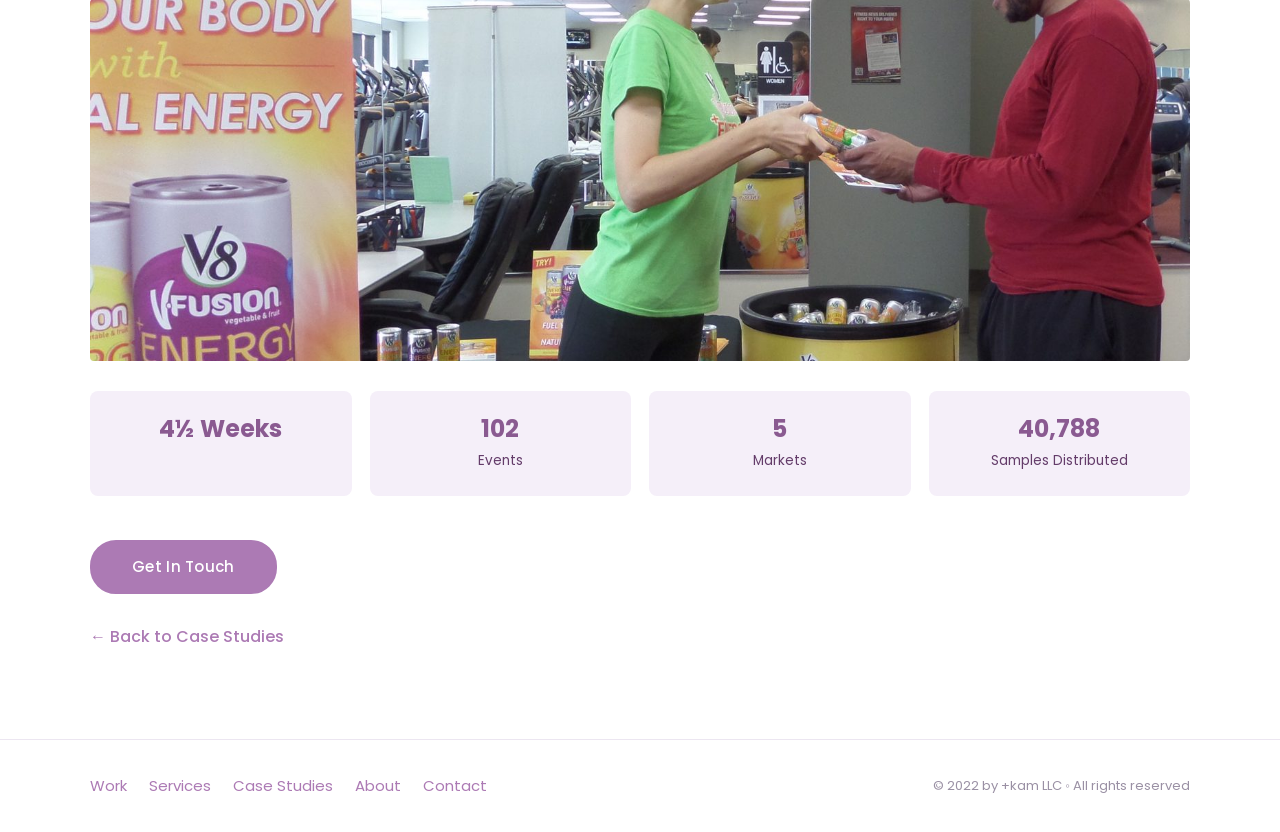
<file: casestudies-v8vfusion.html>
<!DOCTYPE html>
<html lang="en">
<head>
  <meta charset="UTF-8">
  <meta name="viewport" content="width=device-width, initial-scale=1">
  <title>Case Study &mdash; V8 V-Fusion+Energy | +kam</title>
  <meta name="description" content="+kam managed the activation of a V8 V-Fusion+Energy sampling program in health clubs across major US markets.">
  <link rel="canonical" href="https://www.pluskam.com/casestudies-v8vfusion">
  <link rel="preconnect" href="https://fonts.googleapis.com">
  <link rel="preconnect" href="https://fonts.gstatic.com" crossorigin>
  <link href="https://fonts.googleapis.com/css2?family=Poppins:wght@300;400;500;600;700&display=swap" rel="stylesheet">
  <link rel="stylesheet" href="css/style.css?v=3">
  <link rel="icon" href="favicon.ico" sizes="any">
  <link rel="icon" type="image/png" sizes="32x32" href="favicon-32.png">
  <link rel="apple-touch-icon" href="apple-touch-icon.png">
</head>
<body>

  <header class="site-header">
    <div class="wrap">
      <a class="logo" href="index.html"><img src="images/logo.png" alt="+kam"></a>
      <button class="nav-toggle" aria-label="Toggle menu" onclick="document.getElementById('nav').classList.toggle('open')"><span></span><span></span><span></span></button>
      <nav class="nav" id="nav">
        <a href="index.html">Work</a>
        <a href="services.html">Services</a>
        <a href="casestudies.html" class="active">Case Studies</a>
        <a href="about.html">About</a>
        <a href="contact.html">Contact</a>
      </nav>
      <div class="socials">
        <a href="https://www.facebook.com/pluskam" target="_blank" rel="noopener"><img src="images/social-facebook.png" alt="Facebook"></a>
        <a href="https://www.twitter.com/pluskam" target="_blank" rel="noopener"><img src="images/social-twitter.png" alt="Twitter"></a>
        <a href="https://instagram.com/pluskam" target="_blank" rel="noopener"><img src="images/social-instagram.png" alt="Instagram"></a>
      </div>
    </div>
  </header>

  <section class="case">
    <div class="wrap">
      <figure class="case-figure">
        <img loading="lazy" src="images/v8-1.jpg" alt="V8 V-Fusion+Energy sampling">
      </figure>

      <h2>Product Sampling &mdash; V8 V-Fusion+Energy</h2>

      <p>+kam was engaged to manage the activation of a sampling program for V8's V-Fusion+Energy. This program took place in Health Clubs in major markets throughout the US. In addition to managing the execution of all events, +kam took lead on planning logistics, production, scheduling, brand ambassador selection and training. +kam also produced a video that showed the program in action.</p>

      <figure class="case-figure">
        <img loading="lazy" src="images/v8-2.jpg" alt="V8 sampling event">
      </figure>

      <p>Special importance was placed on effective messaging to consumers. While trying the product for themselves to discover the great taste, consumers were able to learn about what makes V8's V-Fusion+Energy different and why they should care. Coupons were also distributed to encourage consumers to seek out and purchase the product. By overseeing the introduction of an immediate trial and education opportunity into an environment that aligned the product with target consumers, +kam helped to get V8 V-Fusion+Energy into the hands and habits of their ideal customer.</p>

      <figure class="case-figure">
        <img loading="lazy" src="images/v8-3.jpg" alt="V8 activation">
      </figure>

      <div class="stats">
        <div class="stat"><div class="num">4&frac12; Weeks</div></div>
        <div class="stat"><div class="num">102</div><div class="lbl">Events</div></div>
        <div class="stat"><div class="num">5</div><div class="lbl">Markets</div></div>
        <div class="stat"><div class="num">40,788</div><div class="lbl">Samples Distributed</div></div>
      </div>

      <div class="cta-row" style="justify-content:flex-start;padding-bottom:10px;">
        <a class="btn" href="contact.html">Get In Touch</a>
      </div>
      <a class="back-link" href="casestudies.html">Back to Case Studies</a>
    </div>
  </section>

  <footer class="site-footer">
    <div class="wrap">
      <nav class="footer-nav">
        <a href="index.html">Work</a>
        <a href="services.html">Services</a>
        <a href="casestudies.html">Case Studies</a>
        <a href="about.html">About</a>
        <a href="contact.html">Contact</a>
      </nav>
      <div class="copyright">&copy; 2022 by +kam LLC &#9702; All rights reserved</div>
    </div>
  </footer>

</body>
</html>
</file>
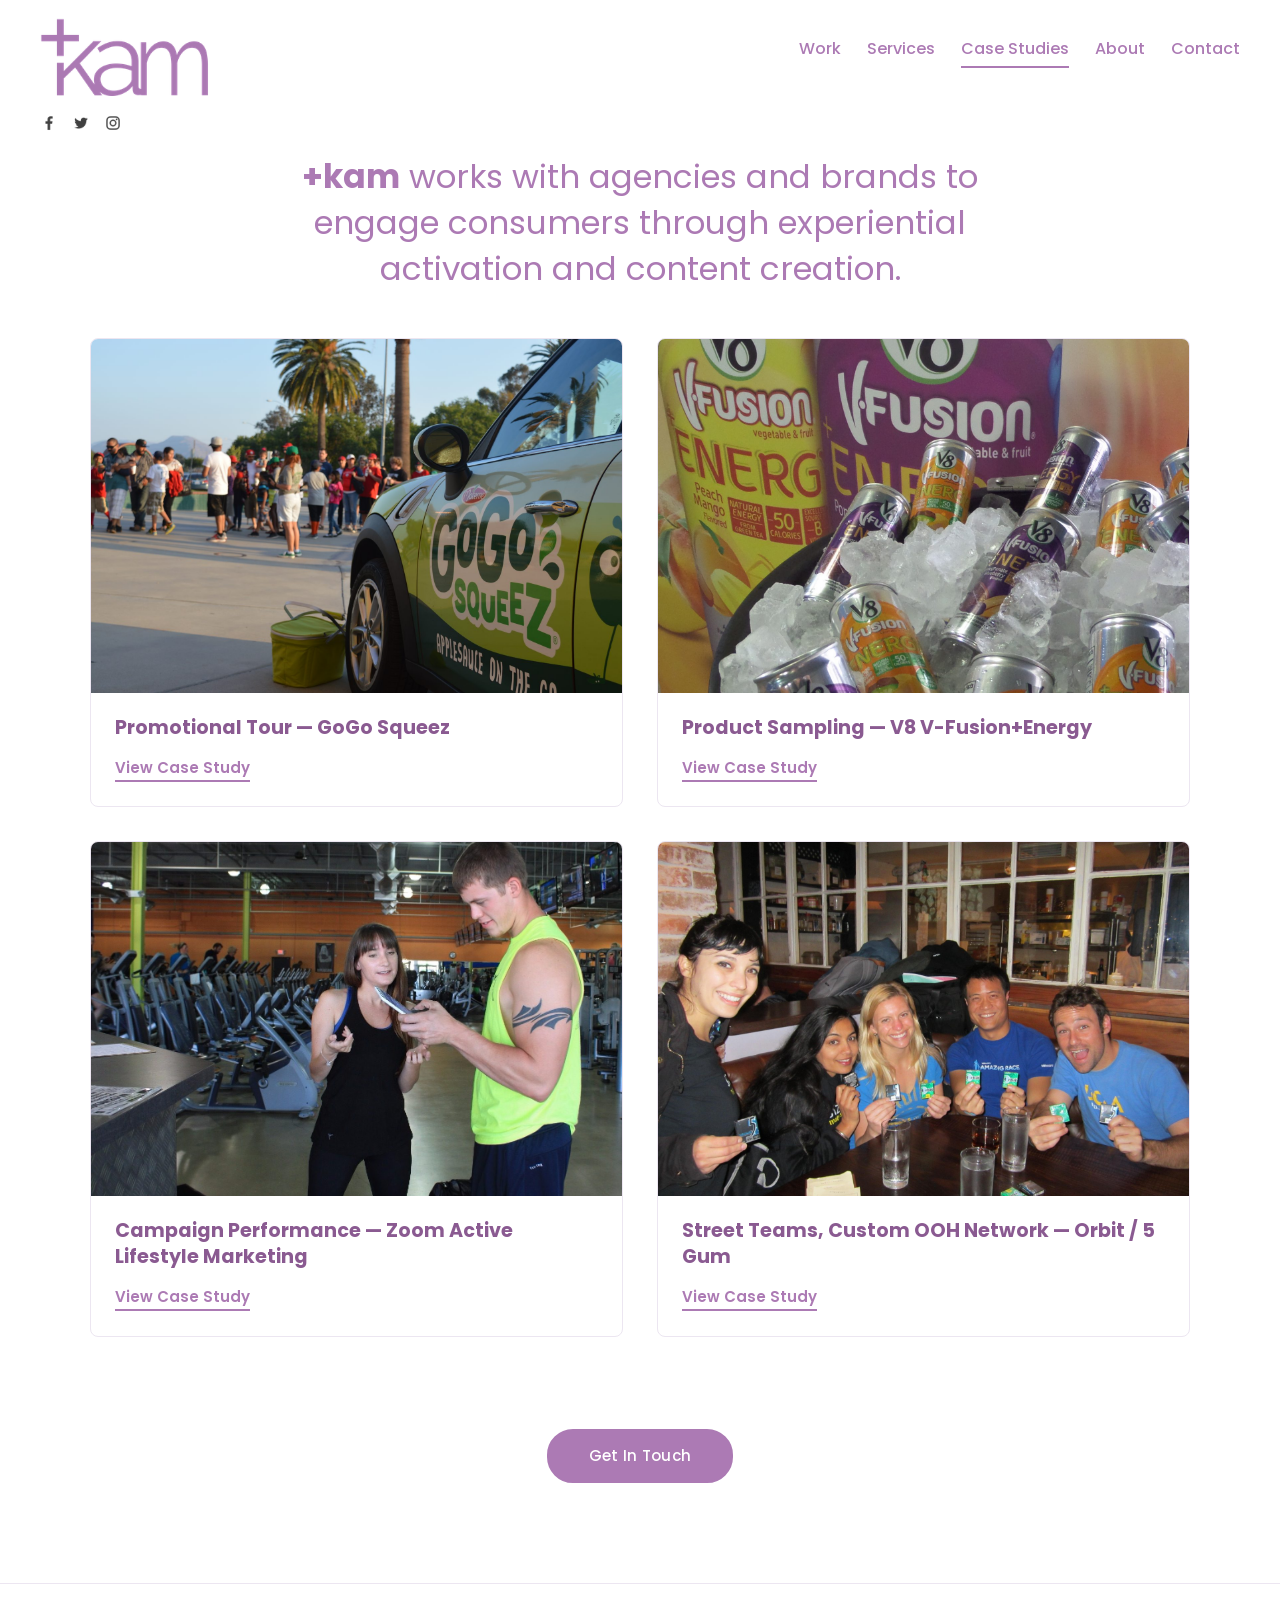
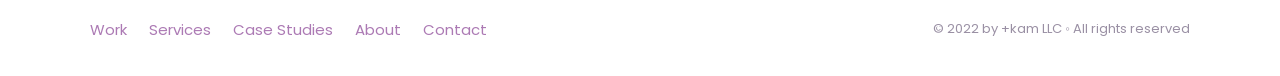
<file: casestudies.html>
<!DOCTYPE html>
<html lang="en">
<head>
  <meta charset="UTF-8">
  <meta name="viewport" content="width=device-width, initial-scale=1">
  <title>Case Studies | +kam</title>
  <meta name="description" content="Selected +kam case studies: promotional tours, product sampling, campaign performance, street teams and custom OOH networks.">
  <link rel="canonical" href="https://www.pluskam.com/casestudies">
  <link rel="preconnect" href="https://fonts.googleapis.com">
  <link rel="preconnect" href="https://fonts.gstatic.com" crossorigin>
  <link href="https://fonts.googleapis.com/css2?family=Poppins:wght@300;400;500;600;700&display=swap" rel="stylesheet">
  <link rel="stylesheet" href="css/style.css?v=3">
  <link rel="icon" href="favicon.ico" sizes="any">
  <link rel="icon" type="image/png" sizes="32x32" href="favicon-32.png">
  <link rel="apple-touch-icon" href="apple-touch-icon.png">
</head>
<body>

  <header class="site-header">
    <div class="wrap">
      <a class="logo" href="index.html"><img src="images/logo.png" alt="+kam"></a>
      <button class="nav-toggle" aria-label="Toggle menu" onclick="document.getElementById('nav').classList.toggle('open')"><span></span><span></span><span></span></button>
      <nav class="nav" id="nav">
        <a href="index.html">Work</a>
        <a href="services.html">Services</a>
        <a href="casestudies.html" class="active">Case Studies</a>
        <a href="about.html">About</a>
        <a href="contact.html">Contact</a>
      </nav>
      <div class="socials">
        <a href="https://www.facebook.com/pluskam" target="_blank" rel="noopener"><img src="images/social-facebook.png" alt="Facebook"></a>
        <a href="https://www.twitter.com/pluskam" target="_blank" rel="noopener"><img src="images/social-twitter.png" alt="Twitter"></a>
        <a href="https://instagram.com/pluskam" target="_blank" rel="noopener"><img src="images/social-instagram.png" alt="Instagram"></a>
      </div>
    </div>
  </header>

  <section class="tagline small">
    <h1><b>+kam</b> works with agencies and brands to engage consumers through experiential activation and content creation.</h1>
  </section>

  <section>
    <div class="wrap">
      <div class="cards">

        <article class="card">
          <a class="thumb" href="casestudies-gogosqueez.html">
            <img loading="lazy" src="images/gogosqueez-1.jpg" alt="GoGo Squeez promotional tour">
          </a>
          <div class="card-body">
            <h3>Promotional Tour &mdash; GoGo Squeez</h3>
            <a class="link" href="casestudies-gogosqueez.html">View Case Study</a>
          </div>
        </article>

        <article class="card">
          <a class="thumb" href="casestudies-v8vfusion.html">
            <img loading="lazy" src="images/v8-1.jpg" alt="V8 V-Fusion+Energy product sampling">
          </a>
          <div class="card-body">
            <h3>Product Sampling &mdash; V8 V-Fusion+Energy</h3>
            <a class="link" href="casestudies-v8vfusion.html">View Case Study</a>
          </div>
        </article>

        <article class="card">
          <a class="thumb" href="casestudies-networkperformance.html">
            <img loading="lazy" src="images/zoom-1.jpg" alt="Zoom Active Lifestyle Marketing campaign performance">
          </a>
          <div class="card-body">
            <h3>Campaign Performance &mdash; Zoom Active Lifestyle Marketing</h3>
            <a class="link" href="casestudies-networkperformance.html">View Case Study</a>
          </div>
        </article>

        <article class="card">
          <a class="thumb" href="casestudies-orbit5gum.html">
            <img loading="lazy" src="images/orbit-1.jpg" alt="Orbit / 5 Gum street teams and custom OOH network">
          </a>
          <div class="card-body">
            <h3>Street Teams, Custom OOH Network &mdash; Orbit / 5 Gum</h3>
            <a class="link" href="casestudies-orbit5gum.html">View Case Study</a>
          </div>
        </article>

      </div>
    </div>
  </section>

  <section class="cta-block">
    <div class="wrap">
      <div class="cta-row">
        <a class="btn" href="contact.html">Get In Touch</a>
      </div>
    </div>
  </section>

  <footer class="site-footer">
    <div class="wrap">
      <nav class="footer-nav">
        <a href="index.html">Work</a>
        <a href="services.html">Services</a>
        <a href="casestudies.html">Case Studies</a>
        <a href="about.html">About</a>
        <a href="contact.html">Contact</a>
      </nav>
      <div class="copyright">&copy; 2022 by +kam LLC &#9702; All rights reserved</div>
    </div>
  </footer>

</body>
</html>
</file>
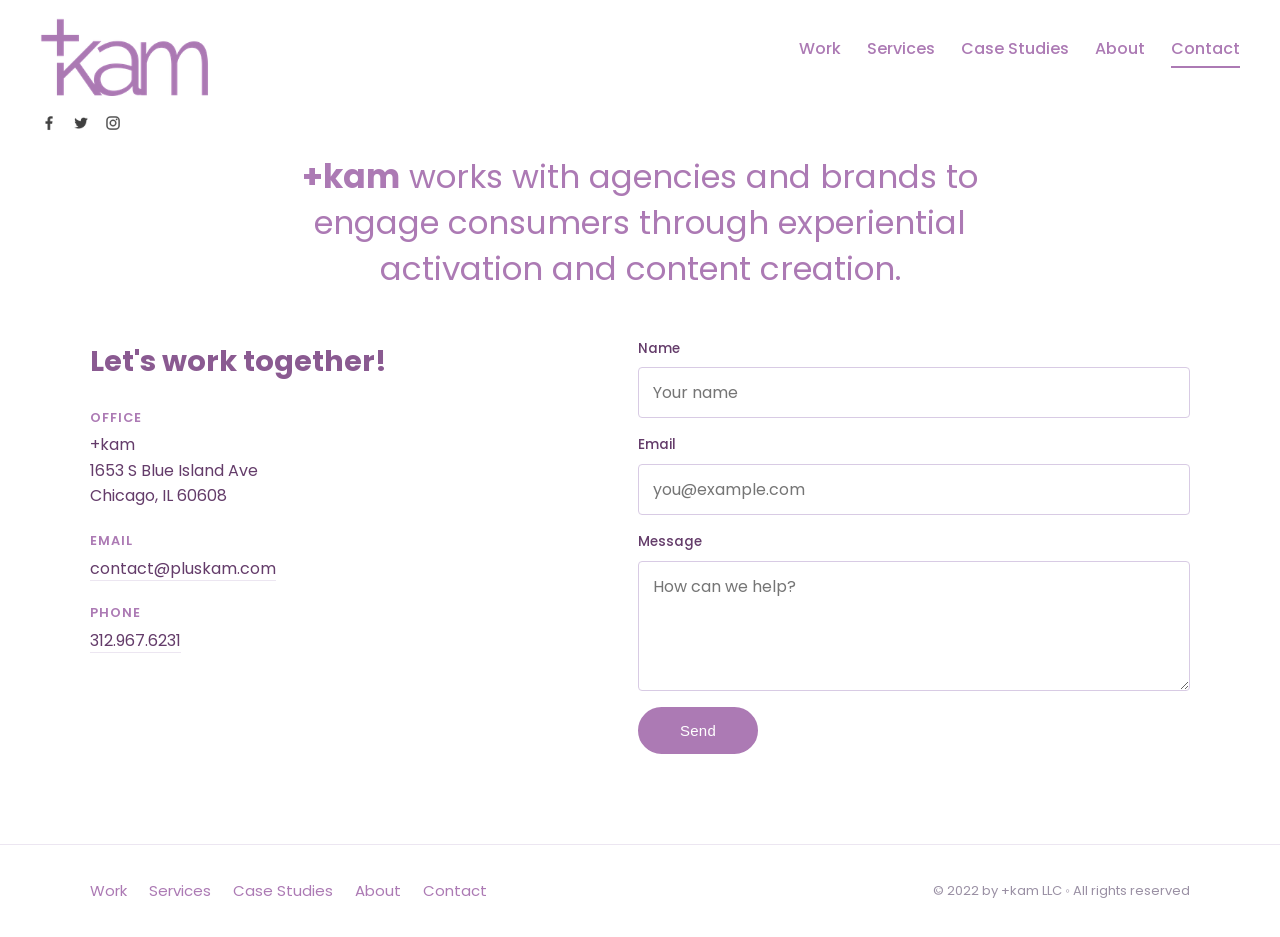
<file: contact.html>
<!DOCTYPE html>
<html lang="en">
<head>
  <meta charset="UTF-8">
  <meta name="viewport" content="width=device-width, initial-scale=1">
  <title>Contact | +kam</title>
  <meta name="description" content="Let's work together. Contact +kam in Chicago.">
  <link rel="canonical" href="https://www.pluskam.com/contact">
  <link rel="preconnect" href="https://fonts.googleapis.com">
  <link rel="preconnect" href="https://fonts.gstatic.com" crossorigin>
  <link href="https://fonts.googleapis.com/css2?family=Poppins:wght@300;400;500;600;700&display=swap" rel="stylesheet">
  <link rel="stylesheet" href="css/style.css?v=3">
  <link rel="icon" href="favicon.ico" sizes="any">
  <link rel="icon" type="image/png" sizes="32x32" href="favicon-32.png">
  <link rel="apple-touch-icon" href="apple-touch-icon.png">
</head>
<body>

  <header class="site-header">
    <div class="wrap">
      <a class="logo" href="index.html"><img src="images/logo.png" alt="+kam"></a>
      <button class="nav-toggle" aria-label="Toggle menu" onclick="document.getElementById('nav').classList.toggle('open')"><span></span><span></span><span></span></button>
      <nav class="nav" id="nav">
        <a href="index.html">Work</a>
        <a href="services.html">Services</a>
        <a href="casestudies.html">Case Studies</a>
        <a href="about.html">About</a>
        <a href="contact.html" class="active">Contact</a>
      </nav>
      <div class="socials">
        <a href="https://www.facebook.com/pluskam" target="_blank" rel="noopener"><img src="images/social-facebook.png" alt="Facebook"></a>
        <a href="https://www.twitter.com/pluskam" target="_blank" rel="noopener"><img src="images/social-twitter.png" alt="Twitter"></a>
        <a href="https://instagram.com/pluskam" target="_blank" rel="noopener"><img src="images/social-instagram.png" alt="Instagram"></a>
      </div>
    </div>
  </header>

  <section class="tagline small">
    <h1><b>+kam</b> works with agencies and brands to engage consumers through experiential activation and content creation.</h1>
  </section>

  <section>
    <div class="wrap">
      <div class="contact-grid">
        <div class="contact-info">
          <h2>Let's work together!</h2>
          <div class="block">
            <div class="label">Office</div>
            <div>+kam<br>1653 S Blue Island Ave<br>Chicago, IL 60608</div>
          </div>
          <div class="block">
            <div class="label">Email</div>
            <div><a href="mailto:contact@pluskam.com">contact@pluskam.com</a></div>
          </div>
          <div class="block">
            <div class="label">Phone</div>
            <div><a href="tel:+13129676231">312.967.6231</a></div>
          </div>
        </div>

        <!-- Contact form powered by Formspree. Submissions go to the address on the connected Formspree account. -->
        <form class="contact-form" action="https://formspree.io/f/xykqnqee" method="POST">
          <label for="name">Name</label>
          <input id="name" type="text" name="name" placeholder="Your name" required>
          <label for="email">Email</label>
          <input id="email" type="email" name="email" placeholder="you@example.com" required>
          <label for="message">Message</label>
          <textarea id="message" name="message" placeholder="How can we help?" required></textarea>
          <button class="btn" type="submit">Send</button>
        </form>
      </div>
    </div>
  </section>

  <footer class="site-footer">
    <div class="wrap">
      <nav class="footer-nav">
        <a href="index.html">Work</a>
        <a href="services.html">Services</a>
        <a href="casestudies.html">Case Studies</a>
        <a href="about.html">About</a>
        <a href="contact.html">Contact</a>
      </nav>
      <div class="copyright">&copy; 2022 by +kam LLC &#9702; All rights reserved</div>
    </div>
  </footer>

</body>
</html>
</file>
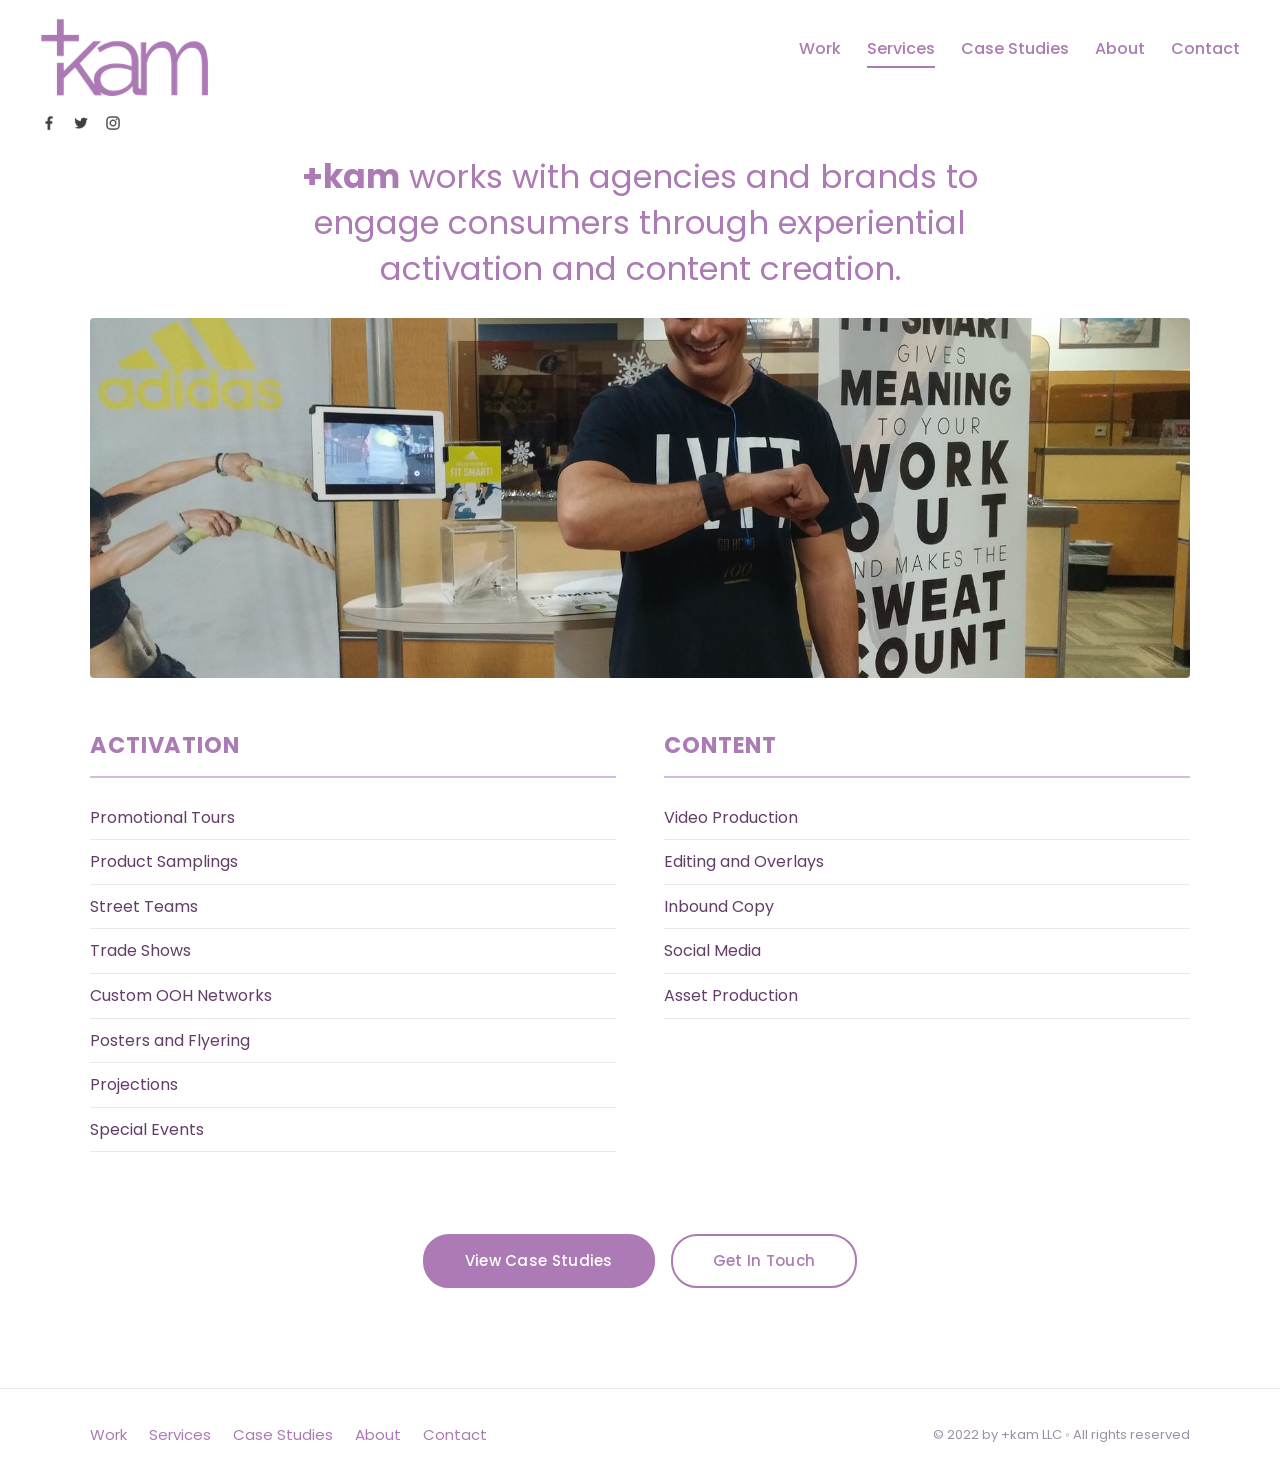
<file: services.html>
<!DOCTYPE html>
<html lang="en">
<head>
  <meta charset="UTF-8">
  <meta name="viewport" content="width=device-width, initial-scale=1">
  <title>Services | +kam</title>
  <meta name="description" content="+kam services: experiential activation and content creation for agencies and brands.">
  <link rel="canonical" href="https://www.pluskam.com/services">
  <link rel="preconnect" href="https://fonts.googleapis.com">
  <link rel="preconnect" href="https://fonts.gstatic.com" crossorigin>
  <link href="https://fonts.googleapis.com/css2?family=Poppins:wght@300;400;500;600;700&display=swap" rel="stylesheet">
  <link rel="stylesheet" href="css/style.css?v=3">
  <link rel="icon" href="favicon.ico" sizes="any">
  <link rel="icon" type="image/png" sizes="32x32" href="favicon-32.png">
  <link rel="apple-touch-icon" href="apple-touch-icon.png">
</head>
<body>

  <header class="site-header">
    <div class="wrap">
      <a class="logo" href="index.html"><img src="images/logo.png" alt="+kam"></a>
      <button class="nav-toggle" aria-label="Toggle menu" onclick="document.getElementById('nav').classList.toggle('open')"><span></span><span></span><span></span></button>
      <nav class="nav" id="nav">
        <a href="index.html">Work</a>
        <a href="services.html" class="active">Services</a>
        <a href="casestudies.html">Case Studies</a>
        <a href="about.html">About</a>
        <a href="contact.html">Contact</a>
      </nav>
      <div class="socials">
        <a href="https://www.facebook.com/pluskam" target="_blank" rel="noopener"><img src="images/social-facebook.png" alt="Facebook"></a>
        <a href="https://www.twitter.com/pluskam" target="_blank" rel="noopener"><img src="images/social-twitter.png" alt="Twitter"></a>
        <a href="https://instagram.com/pluskam" target="_blank" rel="noopener"><img src="images/social-instagram.png" alt="Instagram"></a>
      </div>
    </div>
  </header>

  <section class="tagline small">
    <h1><b>+kam</b> works with agencies and brands to engage consumers through experiential activation and content creation.</h1>
  </section>

  <section>
    <div class="wrap services-hero">
      <img loading="lazy" src="images/services-hero.jpg" alt="Experiential activation">
    </div>
  </section>

  <section>
    <div class="wrap">
      <div class="svc-grid">
        <div class="svc-col">
          <h3>ACTIVATION</h3>
          <ul>
            <li>Promotional Tours</li>
            <li>Product Samplings</li>
            <li>Street Teams</li>
            <li>Trade Shows</li>
            <li>Custom OOH Networks</li>
            <li>Posters and Flyering</li>
            <li>Projections</li>
            <li>Special Events</li>
          </ul>
        </div>
        <div class="svc-col">
          <h3>CONTENT</h3>
          <ul>
            <li>Video Production</li>
            <li>Editing and Overlays</li>
            <li>Inbound Copy</li>
            <li>Social Media</li>
            <li>Asset Production</li>
          </ul>
        </div>
      </div>
    </div>
  </section>

  <section class="cta-block">
    <div class="wrap">
      <div class="cta-row">
        <a class="btn" href="casestudies.html">View Case Studies</a>
        <a class="btn ghost" href="contact.html">Get In Touch</a>
      </div>
    </div>
  </section>

  <footer class="site-footer">
    <div class="wrap">
      <nav class="footer-nav">
        <a href="index.html">Work</a>
        <a href="services.html">Services</a>
        <a href="casestudies.html">Case Studies</a>
        <a href="about.html">About</a>
        <a href="contact.html">Contact</a>
      </nav>
      <div class="copyright">&copy; 2022 by +kam LLC &#9702; All rights reserved</div>
    </div>
  </footer>

</body>
</html>
</file>
<file: css/style.css>
/* =========================================================
   +kam — pluskam.com  |  static rebuild for GitHub Pages
   ========================================================= */

:root {
  --purple: #ac7ab4;        /* primary brand purple */
  --purple-dark: #8a5a91;   /* hover / emphasis */
  --purple-soft: #d4bce0;   /* light accents */
  --ink: #643c6a;           /* body text */
  --bg: #ffffff;
  --line: #ece6f1;
  --max: 1180px;
  --pad: 40px;
}

* { box-sizing: border-box; }
html { scroll-behavior: smooth; }

body {
  margin: 0;
  font-family: "Poppins", -apple-system, BlinkMacSystemFont, "Segoe UI", Roboto, Helvetica, Arial, sans-serif;
  color: var(--ink);
  background: var(--bg);
  line-height: 1.6;
  font-weight: 400;
  padding-top: 150px;
  -webkit-font-smoothing: antialiased;
}

img { max-width: 100%; display: block; }
a { color: inherit; text-decoration: none; }

.wrap { max-width: var(--max); margin: 0 auto; padding: 0 var(--pad); }

/* ---------- Fixed header ---------- */
.site-header {
  position: fixed;
  top: 0; left: 0; right: 0;
  z-index: 100;
  background: rgba(255,255,255,0.94);
  backdrop-filter: saturate(180%) blur(6px);
}
.site-header .wrap {
  max-width: 100%;
  padding: 18px 40px;
  position: relative;
  display: flex;
  align-items: flex-start;
  justify-content: space-between;
}
.logo img { height: 78px; width: auto; }

.socials {
  position: absolute;
  top: 114px;
  left: 40px;
  display: flex;
  gap: 14px;
}
.socials a { opacity: 0.75; transition: opacity 0.15s ease; }
.socials a:hover { opacity: 1; }
.socials img { height: 18px; width: 18px; }

.nav { display: flex; align-items: center; gap: 26px; padding-top: 14px; }
.nav a {
  font-size: 16px;
  font-weight: 500;
  color: var(--purple);
  padding: 4px 0;
  border-bottom: 2px solid transparent;
  transition: color 0.15s ease, border-color 0.15s ease;
}
.nav a:hover { color: var(--purple-dark); }
.nav a.active { border-bottom-color: var(--purple); }

.nav-toggle { display: none; background: none; border: 0; cursor: pointer; padding: 8px; }
.nav-toggle span { display: block; width: 26px; height: 2px; background: var(--purple); margin: 5px 0; transition: 0.2s; }

/* ---------- Tagline ---------- */
.tagline { text-align: center; padding: 4px var(--pad) 40px; }
.tagline h1 {
  font-weight: 400;
  color: var(--purple);
  font-size: clamp(1.4rem, 2.7vw, 2.05rem);
  line-height: 1.4;
  margin: 0 auto;
  max-width: 760px;
}
.tagline h1 b { font-weight: 700; }
.tagline.small { padding-bottom: 26px; }

/* ---------- Photo mosaic ---------- */
.mosaic { display: grid; grid-template-columns: repeat(3, 1fr); gap: 4px; }
.tile { position: relative; overflow: hidden; aspect-ratio: 475 / 358; background: #eee; }
.tile img { position: absolute; inset: 0; width: 100%; height: 100%; object-fit: cover; }
.tile .over { opacity: 0; transition: opacity 0.35s ease; }
.tile:hover .over { opacity: 1; }

/* ---------- Brands ---------- */
.eyebrow { text-align: center; color: var(--purple); font-size: 1.5rem; font-weight: 400; margin: 54px 0 0; }
.brands-band { margin-top: 26px; padding: 48px var(--pad); background: linear-gradient(135deg, #c9a5d0 0%, #ac7ab4 55%, #8a5a91 100%); }
.brands {
  max-width: 980px; margin: 0 auto;
  display: flex; flex-wrap: wrap; align-items: center; justify-content: center;
  gap: 40px 54px;
}
.brands img {
  max-height: 52px; max-width: 155px; height: auto; width: auto; object-fit: contain;
  filter: brightness(0) invert(1); opacity: 0.95;
  transition: opacity 0.2s ease, transform 0.2s ease;
}
.brands img:hover { opacity: 1; transform: scale(1.05); }

/* ---------- Buttons ---------- */
.btn {
  display: inline-block; font-size: 15px; font-weight: 500; letter-spacing: 0.02em;
  padding: 13px 40px; border-radius: 26px; border: 2px solid var(--purple);
  background: var(--purple); color: #fff; cursor: pointer; transition: all 0.18s ease;
}
.btn:hover { background: var(--purple-dark); border-color: var(--purple-dark); }
.btn.ghost { background: transparent; color: var(--purple); }
.btn.ghost:hover { background: var(--purple); color: #fff; }

.cta-block { text-align: center; padding: 46px var(--pad) 70px; }
.cta-block h2 { color: var(--purple); font-weight: 400; font-size: clamp(1.4rem, 2.6vw, 2rem); margin: 0 0 30px; }
.cta-row { display: flex; gap: 16px; justify-content: center; flex-wrap: wrap; padding-top: 6px; }

/* ---------- Services ---------- */
.services-hero img { width: 100%; max-height: 360px; object-fit: cover; border-radius: 4px; }
.svc-grid { display: grid; grid-template-columns: 1fr 1fr; gap: 48px; padding: 50px 0 30px; }
.svc-col h3 { color: var(--purple); font-size: 1.4rem; letter-spacing: 0.04em; margin: 0 0 18px; padding-bottom: 12px; border-bottom: 2px solid var(--purple-soft); }
.svc-col ul { list-style: none; margin: 0; padding: 0; }
.svc-col li { padding: 9px 0; border-bottom: 1px solid var(--line); }

/* ---------- Case study cards ---------- */
.cards { display: grid; grid-template-columns: repeat(2, 1fr); gap: 34px; padding: 20px 0 40px; }
.card { border: 1px solid var(--line); border-radius: 8px; overflow: hidden; background: #fff; display: flex; flex-direction: column; transition: transform 0.18s ease, box-shadow 0.18s ease; }
.card:hover { transform: translateY(-4px); box-shadow: 0 16px 36px rgba(123,86,148,0.16); }
.card .thumb { aspect-ratio: 3 / 2; overflow: hidden; background: #f3eef7; }
.card .thumb img { width: 100%; height: 100%; object-fit: cover; }
.card .card-body { padding: 22px 24px 26px; }
.card h3 { margin: 0 0 14px; font-size: 1.2rem; line-height: 1.35; color: var(--purple-dark); }
.card .link { font-size: 15px; font-weight: 600; color: var(--purple); border-bottom: 2px solid var(--purple); padding-bottom: 2px; }

/* ---------- Case study detail ---------- */
.case { padding: 6px 0 40px; }
.case h2 { color: var(--purple-dark); font-size: clamp(1.6rem, 3vw, 2.2rem); margin: 0 0 26px; line-height: 1.2; }
.case-figure { margin: 0 0 30px; }
.case-figure img { width: 100%; max-height: 470px; object-fit: cover; border-radius: 4px; }
.case p { font-size: 1.05rem; max-width: 800px; margin: 0 0 26px; }
.stats { display: flex; flex-wrap: wrap; gap: 18px; margin: 10px 0 38px; }
.stat { flex: 1 1 160px; background: #f5eff9; border-radius: 8px; padding: 24px 20px; text-align: center; }
.stat .num { font-size: 1.5rem; font-weight: 700; color: var(--purple-dark); line-height: 1.2; }
.stat .lbl { font-size: 0.85rem; color: var(--ink); margin-top: 6px; }
.stat-group-title { font-size: 0.9rem; font-weight: 600; letter-spacing: 0.06em; text-transform: uppercase; color: var(--purple); margin: 26px 0 12px; }
.back-link { display: inline-block; margin: 20px 0 20px; font-weight: 500; color: var(--purple); }
.back-link::before { content: "\2190\00a0"; }

/* ---------- About ---------- */
.about-grid { display: grid; grid-template-columns: 1.1fr 1fr; gap: 46px; align-items: center; padding: 20px 0 50px; }
.about-grid img { width: 100%; border-radius: 4px; object-fit: cover; }
.about-copy h2 { color: var(--purple-dark); font-size: 1.8rem; margin: 0 0 20px; }
.about-copy p { margin: 0 0 18px; }
.about-copy a { color: var(--purple); }

/* ---------- Contact ---------- */
.contact-grid { display: grid; grid-template-columns: 1fr 1.1fr; gap: 46px; padding: 20px 0 60px; }
.contact-info h2 { color: var(--purple-dark); font-size: 1.8rem; margin: 0 0 24px; }
.contact-info .block { margin-bottom: 22px; }
.contact-info .label { font-size: 0.8rem; font-weight: 600; letter-spacing: 0.08em; text-transform: uppercase; color: var(--purple); margin-bottom: 4px; }
.contact-info a { color: var(--ink); border-bottom: 1px solid var(--line); }
form.contact-form { display: flex; flex-direction: column; gap: 16px; }
.contact-form label { font-size: 0.85rem; font-weight: 500; margin-bottom: -8px; }
.contact-form input, .contact-form textarea { font-family: inherit; font-size: 1rem; padding: 12px 14px; border: 1px solid #d8cbe4; border-radius: 4px; background: #fff; color: var(--ink); }
.contact-form input:focus, .contact-form textarea:focus { outline: 2px solid var(--purple); border-color: var(--purple); }
.contact-form textarea { min-height: 130px; resize: vertical; }
.contact-form .btn { align-self: flex-start; }

/* ---------- Footer ---------- */
.site-footer { border-top: 1px solid var(--line); margin-top: 30px; padding: 34px 0; }
.site-footer .wrap { display: flex; align-items: center; justify-content: space-between; flex-wrap: wrap; gap: 16px; }
.footer-nav { display: flex; flex-wrap: wrap; gap: 22px; }
.footer-nav a { font-size: 15px; color: var(--purple); }
.footer-nav a:hover { color: var(--purple-dark); }
.copyright { font-size: 13px; color: #9a90a4; }

/* ---------- Responsive ---------- */
@media (max-width: 860px) {
  body { padding-top: 92px; }
  .site-header .wrap { padding: 14px 20px; align-items: center; }
  .logo img { height: 52px; }
  .socials { display: none; }
  .nav-toggle { display: block; padding-top: 0; }
  .nav {
    position: absolute; top: 80px; left: 0; right: 0;
    background: #fff; flex-direction: column; align-items: flex-start;
    gap: 0; padding: 6px 0; border-bottom: 1px solid var(--line);
    display: none;
  }
  .nav.open { display: flex; }
  .nav a { width: 100%; padding: 13px 20px; border-bottom: 1px solid var(--line); }
  .nav a.active { border-bottom-color: var(--line); background: #faf6fd; }
  .svc-grid, .cards, .about-grid, .contact-grid { grid-template-columns: 1fr; }
  .about-grid { gap: 28px; }
  .mosaic { grid-template-columns: repeat(2, 1fr); }
}

@media (max-width: 480px) {
  .mosaic { grid-template-columns: 1fr 1fr; }
  .brands img { max-height: 42px; }
  .stats { flex-direction: column; }
}
</file>
